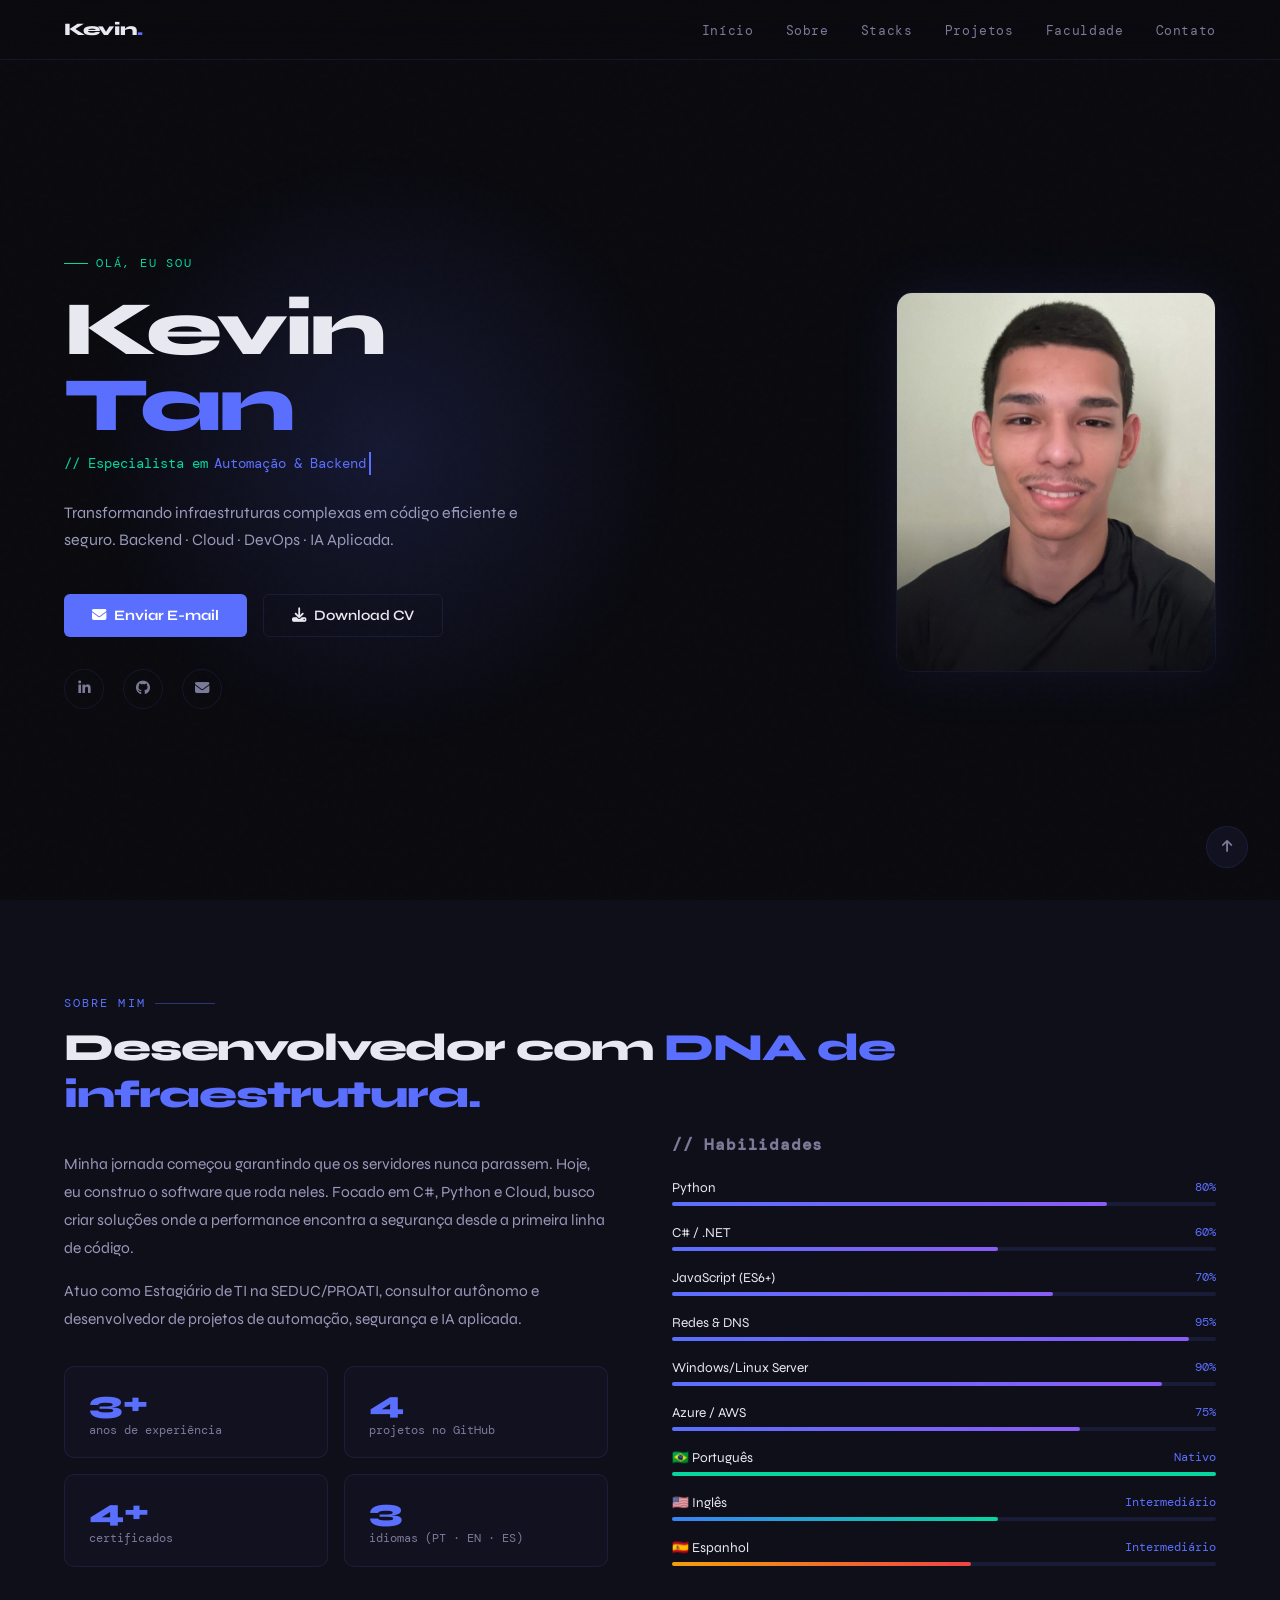
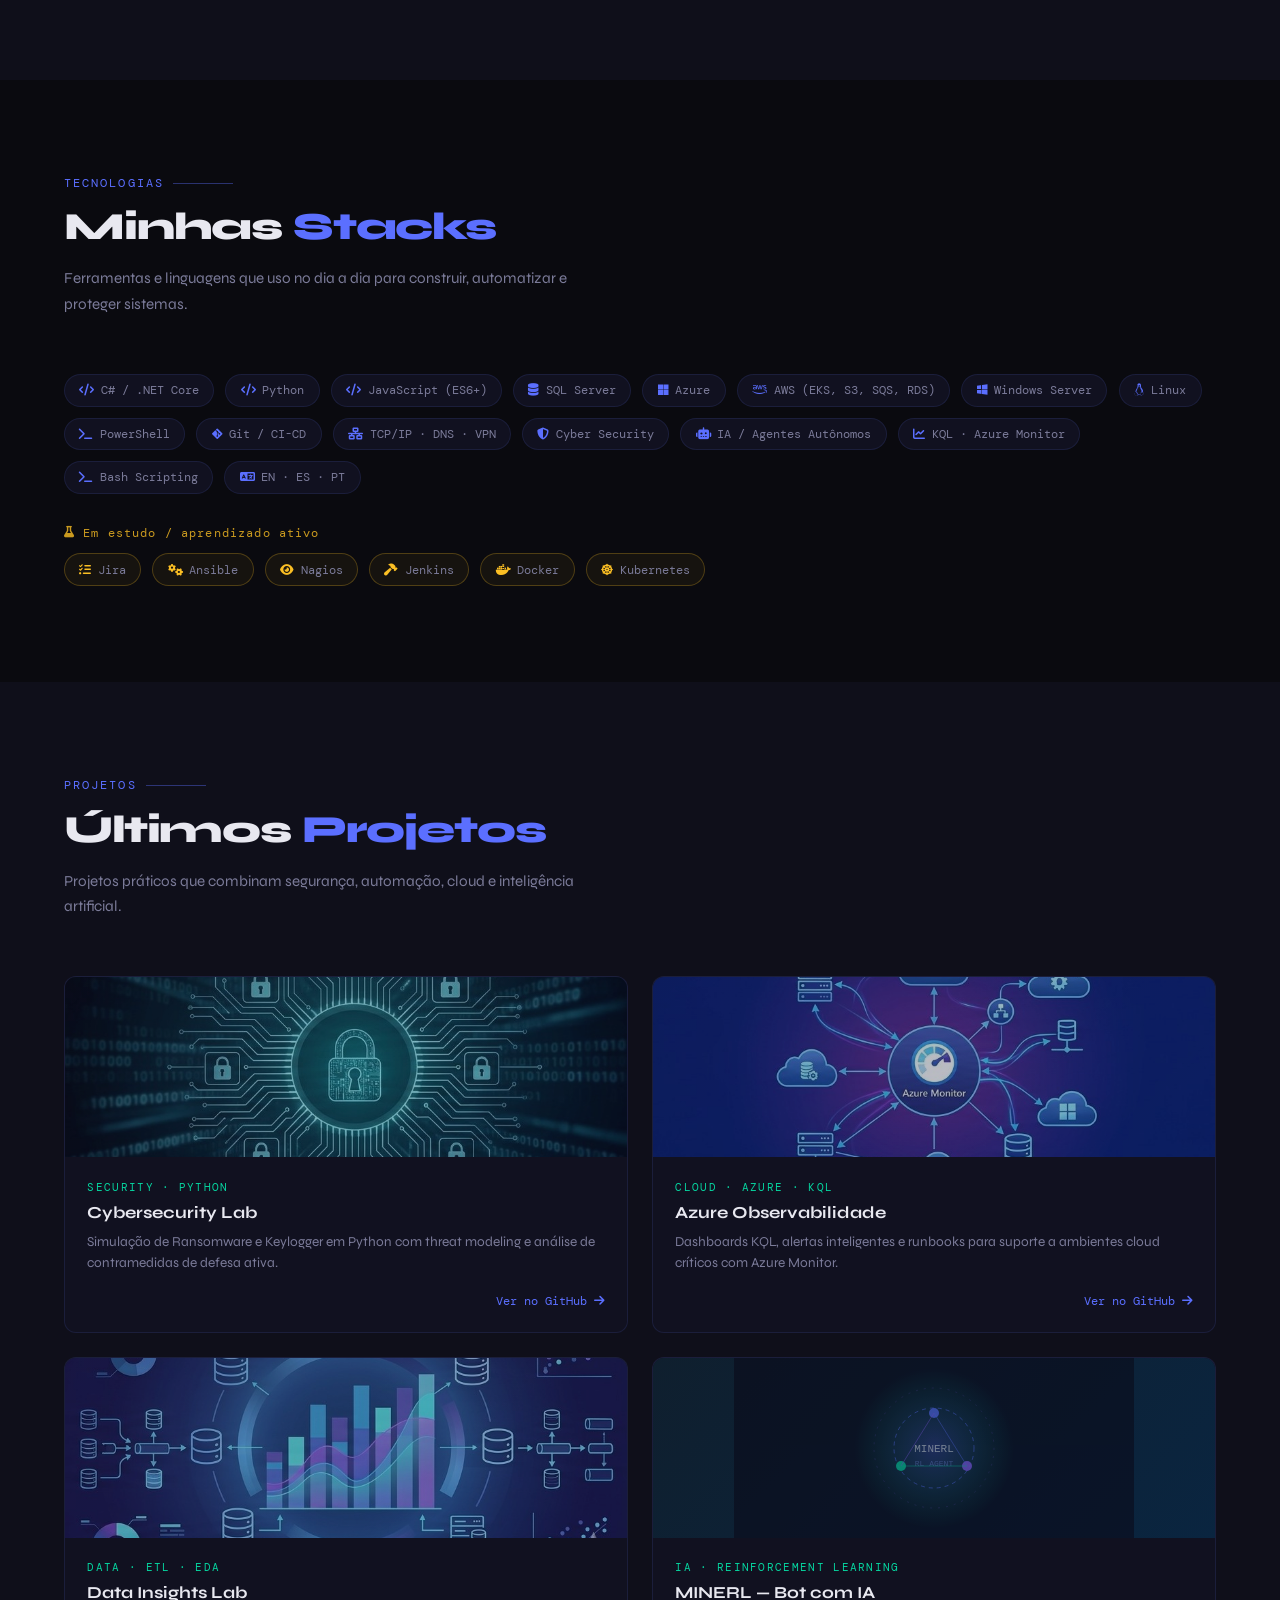
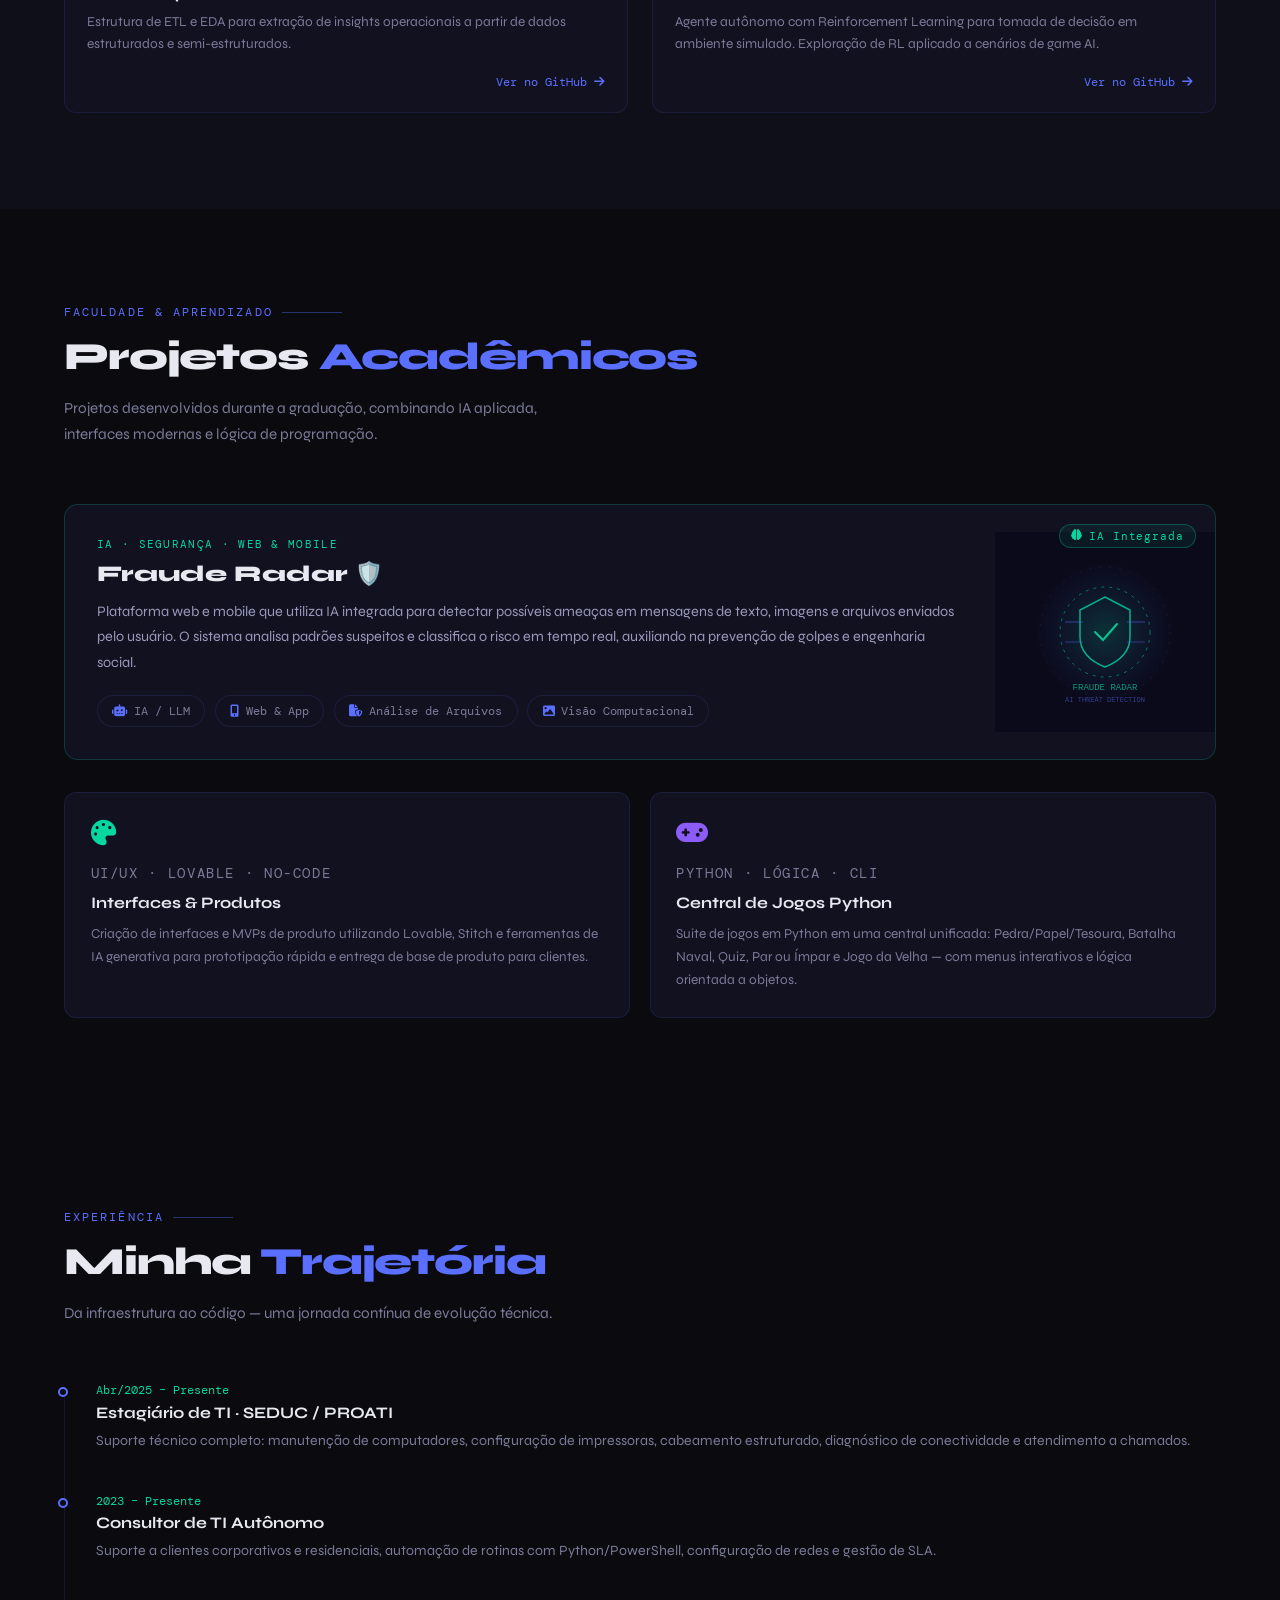
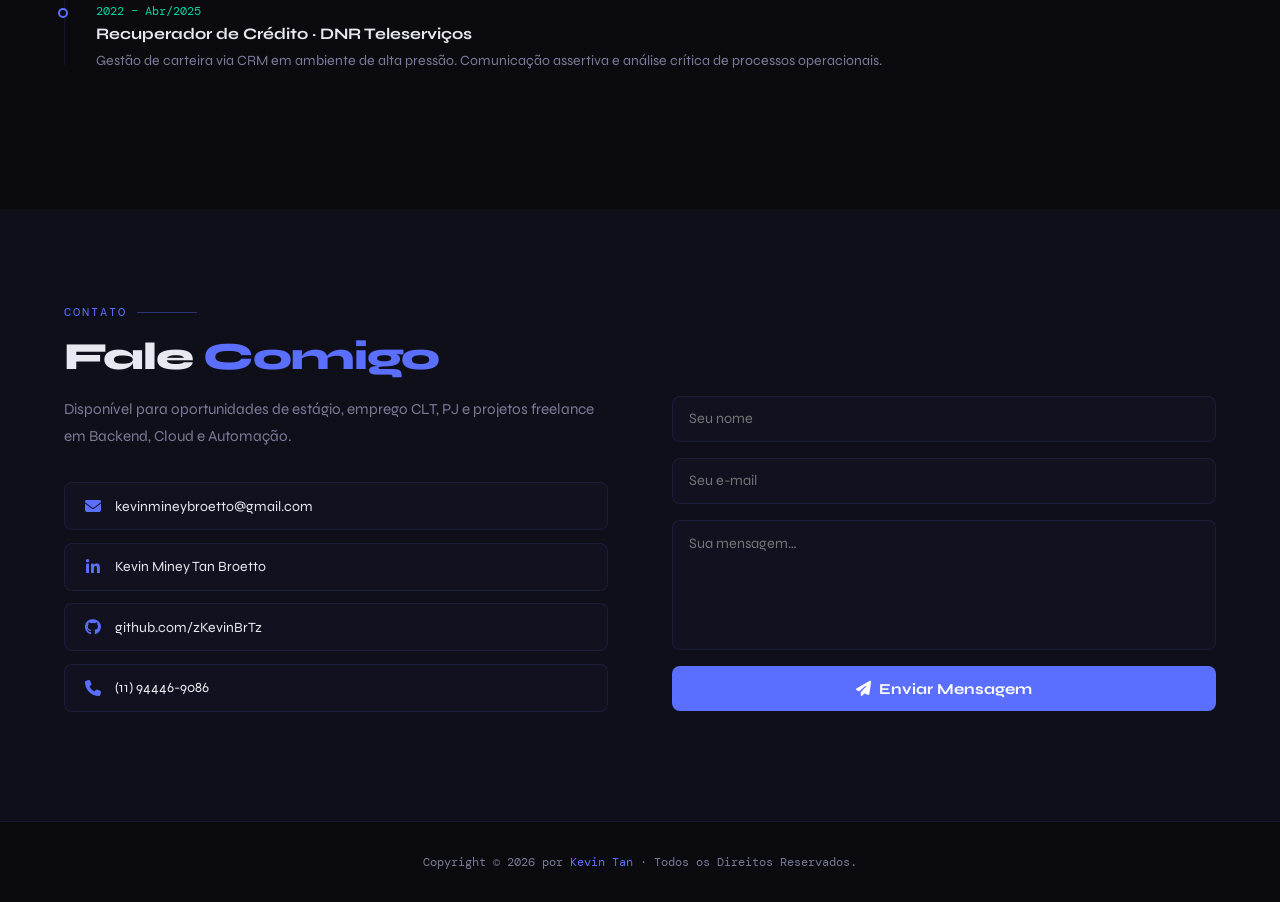
<file: index.html>
<!DOCTYPE html>
<html lang="pt-BR">
<head>
  <meta charset="UTF-8" />
  <meta name="viewport" content="width=device-width, initial-scale=1.0" />
  <meta name="description" content="Portfólio de Kevin Tan — Desenvolvedor Backend especializado em Automação, C#, Python e Cloud." />
  <title>Kevin Tan | Software Developer</title>
  <link rel="preconnect" href="https://fonts.googleapis.com" />
  <link rel="preconnect" href="https://fonts.gstatic.com" crossorigin />
  <link href="https://fonts.googleapis.com/css2?family=Syne:wght@400;600;700;800&family=DM+Mono:wght@300;400;500&display=swap" rel="stylesheet" />
  <link rel="stylesheet" href="https://cdnjs.cloudflare.com/ajax/libs/font-awesome/6.5.0/css/all.min.css" />
  <style>
    :root {
      --bg: #0a0a0f;
      --bg2: #0f0f1a;
      --bg3: #14141f;
      --card: #111120;
      --border: rgba(100, 120, 255, 0.12);
      --accent: #5b6fff;
      --accent2: #8b5cf6;
      --accent3: #06d6a0;
      --text: #e8e8f0;
      --muted: #7b7b99;
      --mono: 'DM Mono', monospace;
      --sans: 'Syne', sans-serif;
    }

    *, *::before, *::after { box-sizing: border-box; margin: 0; padding: 0; }

    html { scroll-behavior: smooth; }

    body {
      font-family: var(--sans);
      background: var(--bg);
      color: var(--text);
      overflow-x: hidden;
    }

    /* ── NOISE OVERLAY ── */
    body::before {
      content: '';
      position: fixed; inset: 0;
      background-image: url("data:image/svg+xml,%3Csvg viewBox='0 0 200 200' xmlns='http://www.w3.org/2000/svg'%3E%3Cfilter id='n'%3E%3CfeTurbulence type='fractalNoise' baseFrequency='0.9' numOctaves='4' stitchTiles='stitch'/%3E%3C/filter%3E%3Crect width='100%25' height='100%25' filter='url(%23n)' opacity='0.03'/%3E%3C/svg%3E");
      pointer-events: none; z-index: 0; opacity: 0.4;
    }

    /* ── NAV ── */
    nav {
      position: fixed; top: 0; left: 0; right: 0; z-index: 100;
      display: flex; align-items: center; justify-content: space-between;
      padding: 1.2rem 5%;
      background: rgba(10,10,15,0.8);
      backdrop-filter: blur(18px);
      border-bottom: 1px solid var(--border);
    }
    .nav-logo {
      font-size: 1.1rem; font-weight: 800; letter-spacing: -0.02em;
      color: var(--text); text-decoration: none;
    }
    .nav-logo span { color: var(--accent); }
    .nav-links { display: flex; gap: 2rem; list-style: none; }
    .nav-links a {
      font-family: var(--mono); font-size: 0.8rem; color: var(--muted);
      text-decoration: none; letter-spacing: 0.05em; transition: color 0.2s;
    }
    .nav-links a:hover { color: var(--accent); }

    /* ── HERO ── */
    #home {
      min-height: 100vh;
      display: flex; align-items: center; justify-content: space-between;
      padding: 8rem 5% 4rem;
      position: relative; overflow: hidden;
    }
    .hero-glow {
      position: absolute; width: 600px; height: 600px; border-radius: 50%;
      background: radial-gradient(circle, rgba(91,111,255,0.15) 0%, transparent 70%);
      top: 50%; left: 30%; transform: translate(-50%,-50%);
      pointer-events: none;
    }
    .hero-content { max-width: 55%; position: relative; z-index: 1; }
    .hero-tag {
      font-family: var(--mono); font-size: 0.75rem; color: var(--accent3);
      letter-spacing: 0.15em; text-transform: uppercase;
      display: flex; align-items: center; gap: 0.5rem; margin-bottom: 1.2rem;
    }
    .hero-tag::before { content: ''; display: block; width: 24px; height: 1px; background: var(--accent3); }
    h1 {
      font-size: clamp(3rem, 6vw, 5.5rem); font-weight: 800;
      line-height: 1.0; letter-spacing: -0.04em; margin-bottom: 0.5rem;
    }
    h1 .accent { color: var(--accent); }
    /* ── TYPEWRITER ── */
    .hero-sub {
      font-family: var(--mono); font-size: 0.9rem; color: var(--muted);
      margin-bottom: 1.5rem; line-height: 1.6;
      display: flex; align-items: center; gap: 0.4rem; flex-wrap: wrap;
    }
    .typewriter-prefix { color: var(--accent3); }
    #typewriter-word {
      color: var(--accent);
      border-right: 2px solid var(--accent);
      padding-right: 3px;
      animation: blink-caret 0.75s step-end infinite;
      white-space: nowrap;
    }
    @keyframes blink-caret {
      from, to { border-color: transparent; }
      50% { border-color: var(--accent); }
    }
    .hero-desc { font-size: 1rem; color: #9999bb; line-height: 1.7; max-width: 480px; margin-bottom: 2.5rem; }
    .hero-actions { display: flex; gap: 1rem; flex-wrap: wrap; margin-bottom: 2rem; }
    .btn-primary {
      display: inline-flex; align-items: center; gap: 0.5rem;
      padding: 0.75rem 1.75rem; border-radius: 6px;
      background: var(--accent); color: #fff; font-family: var(--sans);
      font-weight: 700; font-size: 0.9rem; text-decoration: none;
      transition: background 0.2s, transform 0.15s, box-shadow 0.2s;
      box-shadow: 0 0 0 0 rgba(91,111,255,0);
    }
    .btn-primary:hover {
      background: #7b8fff; transform: translateY(-2px);
      box-shadow: 0 8px 30px rgba(91,111,255,0.35);
    }
    .btn-outline {
      display: inline-flex; align-items: center; gap: 0.5rem;
      padding: 0.75rem 1.75rem; border-radius: 6px;
      border: 1px solid var(--border); color: var(--text);
      font-family: var(--sans); font-weight: 600; font-size: 0.9rem;
      text-decoration: none; background: transparent;
      transition: border-color 0.2s, color 0.2s, transform 0.15s;
    }
    .btn-outline:hover { border-color: var(--accent); color: var(--accent); transform: translateY(-2px); }
    .hero-socials { display: flex; gap: 1.2rem; }
    .hero-socials a {
      width: 40px; height: 40px; border-radius: 50%;
      border: 1px solid var(--border); display: flex; align-items: center; justify-content: center;
      color: var(--muted); font-size: 0.9rem; text-decoration: none;
      transition: border-color 0.2s, color 0.2s, transform 0.2s;
    }
    .hero-socials a:hover { border-color: var(--accent); color: var(--accent); transform: translateY(-3px); }
    .hero-image {
      width: 320px; height: 380px; border-radius: 16px; overflow: hidden;
      position: relative; z-index: 1; flex-shrink: 0;
      border: 1px solid var(--border);
      box-shadow: 0 0 60px rgba(91,111,255,0.1);
    }
    .hero-image img { width: 100%; height: 100%; object-fit: cover; }
    .hero-image::after {
      content: ''; position: absolute; inset: 0;
      background: linear-gradient(180deg, transparent 60%, rgba(10,10,15,0.6));
    }

    /* ── SECTIONS ── */
    section { padding: 6rem 5%; position: relative; }
    .section-label {
      font-family: var(--mono); font-size: 0.72rem; color: var(--accent);
      letter-spacing: 0.18em; text-transform: uppercase;
      display: flex; align-items: center; gap: 0.6rem; margin-bottom: 0.8rem;
    }
    .section-label::after { content: ''; flex: 1; max-width: 60px; height: 1px; background: var(--accent); opacity: 0.4; }
    h2 { font-size: clamp(1.8rem, 3vw, 2.5rem); font-weight: 800; letter-spacing: -0.03em; margin-bottom: 1rem; }
    .section-desc { color: var(--muted); font-size: 0.95rem; line-height: 1.7; max-width: 520px; margin-bottom: 3.5rem; }

    /* ── SOBRE ── */
    #sobre { background: var(--bg2); }
    .sobre-grid {
      display: grid; grid-template-columns: 1fr 1fr; gap: 4rem; align-items: center;
    }
    .sobre-text p { color: #9999bb; line-height: 1.8; margin-bottom: 1rem; font-size: 0.97rem; }
    .sobre-stats {
      display: grid; grid-template-columns: 1fr 1fr; gap: 1rem; margin-top: 2rem;
    }
    .stat-card {
      padding: 1.2rem 1.5rem; border-radius: 10px;
      border: 1px solid var(--border); background: var(--card);
    }
    .stat-num { font-size: 2rem; font-weight: 800; color: var(--accent); line-height: 1; }
    .stat-label { font-family: var(--mono); font-size: 0.72rem; color: var(--muted); margin-top: 0.3rem; }
    .sobre-skills h3 { font-size: 1rem; font-weight: 700; margin-bottom: 1.5rem; color: var(--muted); font-family: var(--mono); letter-spacing: 0.05em; }
    .skill-bar { margin-bottom: 1.1rem; }
    .skill-header { display: flex; justify-content: space-between; margin-bottom: 0.4rem; font-size: 0.85rem; }
    .skill-pct { font-family: var(--mono); font-size: 0.75rem; color: var(--accent); }
    .bar-track { height: 4px; background: var(--border); border-radius: 2px; }
    .bar-fill { height: 100%; border-radius: 2px; background: linear-gradient(90deg, var(--accent), var(--accent2)); }

    /* ── STACKS ── */
    #stacks { }
    .stacks-grid {
      display: flex; flex-wrap: wrap; gap: 0.7rem;
    }
    .stack-tag {
      display: inline-flex; align-items: center; gap: 0.4rem;
      padding: 0.45rem 0.9rem; border-radius: 20px;
      border: 1px solid var(--border); background: var(--card);
      font-family: var(--mono); font-size: 0.78rem; color: var(--muted);
      transition: border-color 0.2s, color 0.2s;
    }
    .stack-tag:hover { border-color: var(--accent); color: var(--text); }
    .stack-tag i { color: var(--accent); font-size: 0.75rem; }
    .stack-study {
      border-color: rgba(251,191,36,0.25) !important;
      background: rgba(251,191,36,0.05) !important;
    }
    .stack-study i { color: #fbbf24 !important; }
    .stack-study:hover { border-color: #fbbf24 !important; color: #fbbf24 !important; }
    .study-label {
      font-family: var(--mono); font-size: 0.72rem; color: #fbbf24;
      letter-spacing: 0.1em; display: flex; align-items: center; gap: 0.5rem;
      margin-top: 2rem; margin-bottom: 0.5rem; opacity: 0.8;
    }

    /* ── PROJETOS ── */
    #projetos { background: var(--bg2); }
    .projects-grid {
      display: grid;
      grid-template-columns: 1fr 1fr;
      gap: 1.5rem;
    }
    .project-card {
      border-radius: 12px; overflow: hidden;
      border: 1px solid var(--border); background: var(--card);
      position: relative; transition: transform 0.25s, box-shadow 0.25s, border-color 0.25s;
      display: flex; flex-direction: column;
    }
    .project-card:hover {
      transform: translateY(-5px);
      box-shadow: 0 20px 50px rgba(0,0,0,0.4);
      border-color: rgba(91,111,255,0.3);
    }
    .project-img {
      height: 180px; overflow: hidden; position: relative;
      background: linear-gradient(135deg, #1a1a2e, #16213e);
    }
    .project-img img { width: 100%; height: 100%; object-fit: cover; opacity: 0.7; transition: opacity 0.3s, transform 0.4s; }
    .project-card:hover .project-img img { opacity: 0.9; transform: scale(1.04); }
    .project-body { padding: 1.4rem; flex: 1; display: flex; flex-direction: column; }
    .project-cat {
      font-family: var(--mono); font-size: 0.68rem; color: var(--accent3);
      letter-spacing: 0.12em; text-transform: uppercase; margin-bottom: 0.5rem;
    }
    .project-title { font-size: 1.05rem; font-weight: 700; margin-bottom: 0.5rem; }
    .project-desc { font-size: 0.85rem; color: var(--muted); line-height: 1.6; flex: 1; }
    .project-footer { display: flex; justify-content: flex-end; margin-top: 1.2rem; }
    .project-link {
      font-family: var(--mono); font-size: 0.75rem; color: var(--accent);
      text-decoration: none; display: flex; align-items: center; gap: 0.4rem;
      transition: gap 0.2s;
    }
    .project-link:hover { gap: 0.7rem; }

    /* NEW badge */
    .badge-new {
      position: absolute; top: 10px; right: 10px;
      background: var(--accent3); color: #000;
      font-family: var(--mono); font-size: 0.65rem; font-weight: 500;
      padding: 0.2rem 0.55rem; border-radius: 20px; letter-spacing: 0.08em;
    }

    /* ── TRAJETÓRIA ── */
    #trajetoria { }
    .timeline { position: relative; padding-left: 2rem; }
    .timeline::before {
      content: ''; position: absolute; left: 0; top: 8px; bottom: 8px;
      width: 1px; background: var(--border);
    }
    .tl-item { position: relative; margin-bottom: 2.5rem; }
    .tl-dot {
      position: absolute; left: -2.35rem; top: 5px;
      width: 10px; height: 10px; border-radius: 50%;
      border: 2px solid var(--accent); background: var(--bg);
    }
    .tl-meta { font-family: var(--mono); font-size: 0.75rem; color: var(--accent3); margin-bottom: 0.3rem; }
    .tl-title { font-weight: 700; font-size: 1rem; margin-bottom: 0.4rem; }
    .tl-desc { font-size: 0.88rem; color: var(--muted); line-height: 1.7; }

    /* ── CONTATO ── */
    #contato { background: var(--bg2); }
    .contact-wrap { display: grid; grid-template-columns: 1fr 1fr; gap: 4rem; align-items: start; }
    .contact-info p { color: var(--muted); font-size: 0.95rem; line-height: 1.8; margin-bottom: 2rem; }
    .contact-item {
      display: flex; align-items: center; gap: 0.8rem;
      padding: 0.9rem 1.2rem; border-radius: 8px;
      border: 1px solid var(--border); background: var(--card); margin-bottom: 0.8rem;
      text-decoration: none; color: var(--text);
      transition: border-color 0.2s, transform 0.2s;
    }
    .contact-item:hover { border-color: var(--accent); transform: translateX(4px); }
    .contact-item i { color: var(--accent); width: 18px; text-align: center; }
    .contact-item span { font-size: 0.88rem; }
    .contact-form { display: flex; flex-direction: column; gap: 1rem; }
    .contact-form input, .contact-form textarea {
      padding: 0.85rem 1rem; border-radius: 8px;
      border: 1px solid var(--border); background: var(--card);
      color: var(--text); font-family: var(--sans); font-size: 0.9rem;
      outline: none; transition: border-color 0.2s;
      resize: none;
    }
    .contact-form input:focus, .contact-form textarea:focus { border-color: var(--accent); }
    .contact-form textarea { height: 130px; }
    .contact-form button {
      padding: 0.85rem; border-radius: 8px; border: none;
      background: var(--accent); color: #fff; font-family: var(--sans);
      font-weight: 700; font-size: 0.95rem; cursor: pointer;
      transition: background 0.2s, transform 0.15s;
    }
    .contact-form button:hover { background: #7b8fff; transform: translateY(-2px); }

    /* ── FOOTER ── */
    footer {
      text-align: center; padding: 2rem;
      font-family: var(--mono); font-size: 0.75rem; color: var(--muted);
      border-top: 1px solid var(--border);
    }
    footer a { color: var(--accent); text-decoration: none; }

    /* ── PROJETOS FACULDADE ── */
    #projetos-faculdade { }
    .facul-highlight {
      position: relative; border-radius: 14px; overflow: hidden;
      border: 1px solid rgba(6,214,160,0.2); background: var(--card);
      margin-bottom: 2rem;
    }
    .facul-highlight-badge {
      position: absolute; top: 1.2rem; right: 1.2rem;
      font-family: var(--mono); font-size: 0.68rem; color: #06d6a0;
      border: 1px solid rgba(6,214,160,0.3); background: rgba(6,214,160,0.08);
      padding: 0.25rem 0.7rem; border-radius: 20px; letter-spacing: 0.08em;
      display: flex; align-items: center; gap: 0.4rem;
    }
    .facul-highlight-content {
      display: grid; grid-template-columns: 1fr 220px; align-items: center;
    }
    .facul-highlight-text { padding: 2rem 2rem 2rem 2rem; }
    .facul-highlight-visual { height: 200px; }
    .facul-grid {
      display: grid; grid-template-columns: 1fr 1fr; gap: 1.2rem;
    }
    .facul-card {
      padding: 1.6rem; border-radius: 12px;
      border: 1px solid var(--border); background: var(--card);
      transition: border-color 0.25s, transform 0.2s;
    }
    .facul-card:hover { border-color: rgba(91,111,255,0.3); transform: translateY(-3px); }
    .facul-icon { font-size: 1.6rem; color: var(--accent3); margin-bottom: 0.8rem; }
    .facul-card h4 { font-size: 1rem; font-weight: 700; margin: 0.3rem 0 0.6rem; }
    .facul-card p { font-size: 0.85rem; color: var(--muted); line-height: 1.7; }
    @media (max-width: 900px) {
      .facul-highlight-content { grid-template-columns: 1fr; }
      .facul-highlight-visual { display: none; }
      .facul-grid { grid-template-columns: 1fr; }
    }

    /* ── SCROLL UP ── */
    .scroll-up {
      position: fixed; bottom: 2rem; right: 2rem; z-index: 99;
      width: 42px; height: 42px; border-radius: 50%;
      border: 1px solid var(--border); background: var(--card);
      color: var(--muted); display: flex; align-items: center; justify-content: center;
      text-decoration: none; font-size: 0.85rem;
      transition: border-color 0.2s, color 0.2s;
    }
    .scroll-up:hover { border-color: var(--accent); color: var(--accent); }

    /* ── RESPONSIVE ── */
    @media (max-width: 900px) {
      #home { flex-direction: column; text-align: center; padding-top: 6rem; }
      .hero-content { max-width: 100%; }
      .hero-desc { max-width: 100%; margin-inline: auto; }
      .hero-actions { justify-content: center; }
      .hero-socials { justify-content: center; }
      .hero-image { width: 260px; height: 300px; margin-top: 2rem; }
      .sobre-grid { grid-template-columns: 1fr; gap: 2rem; }
      .projects-grid { grid-template-columns: 1fr; }
      .contact-wrap { grid-template-columns: 1fr; gap: 2rem; }
      .nav-links { display: none; }
    }
  </style>
</head>
<body>

<!-- NAV -->
<nav>
  <a href="#home" class="nav-logo">Kevin<span>.</span></a>
  <ul class="nav-links">
    <li><a href="#home">Início</a></li>
    <li><a href="#sobre">Sobre</a></li>
    <li><a href="#stacks">Stacks</a></li>
    <li><a href="#projetos">Projetos</a></li>
    <li><a href="#projetos-faculdade">Faculdade</a></li>
    <li><a href="#contato">Contato</a></li>
  </ul>
</nav>

<!-- HERO -->
<section id="home">
  <div class="hero-glow"></div>
  <div class="hero-content">
    <p class="hero-tag">Olá, eu sou</p>
    <h1>Kevin<br><span class="accent">Tan</span></h1>
    <p class="hero-sub">
      <span class="typewriter-prefix">// Especialista em</span>
      <span id="typewriter-word"></span>
    </p>
    <p class="hero-desc">
      Transformando infraestruturas complexas em código eficiente e seguro.
      Backend · Cloud · DevOps · IA Aplicada.
    </p>
    <div class="hero-actions">
      <!-- BOTÃO EMAIL CORRIGIDO -->
      <a href="mailto:kevinmineybroetto@gmail.com" class="btn-primary">
        <i class="fas fa-envelope"></i> Enviar E-mail
      </a>
      <!-- BOTÃO DOWNLOAD CV com o PDF novo -->
      <a href="assets/Kevin_Tan_Cloud.pdf?v=2"
   download="Kevin_Tan_Cloud.pdf"
   class="btn-outline">
        <i class="fas fa-download"></i> Download CV
      </a>
    </div>
    <div class="hero-socials">
      <a href="https://linkedin.com/in/kevin-miney-tan-broetto-10b07b2ab" target="_blank" title="LinkedIn">
        <i class="fab fa-linkedin-in"></i>
      </a>
      <a href="https://github.com/zKevinBrTz" target="_blank" title="GitHub">
        <i class="fab fa-github"></i>
      </a>
      <a href="mailto:kevinmineybroetto@gmail.com" title="E-mail">
        <i class="fas fa-envelope"></i>
      </a>
    </div>
  </div>
  <div class="hero-image">
    <img src="https://zkevinbrtz.github.io/meu-portifolio/images/eu.jpeg" alt="Kevin Tan" />
  </div>
</section>

<!-- SOBRE -->
<section id="sobre">
  <div class="section-label">Sobre Mim</div>
  <h2>Desenvolvedor com <span style="color:var(--accent)">DNA de infraestrutura.</span></h2>
  <div class="sobre-grid">
    <div class="sobre-text">
      <p>Minha jornada começou garantindo que os servidores nunca parassem. Hoje, eu construo o software que roda neles. Focado em C#, Python e Cloud, busco criar soluções onde a performance encontra a segurança desde a primeira linha de código.</p>
      <p>Atuo como Estagiário de TI na SEDUC/PROATI, consultor autônomo e desenvolvedor de projetos de automação, segurança e IA aplicada.</p>
      <div class="sobre-stats">
        <div class="stat-card"><div class="stat-num">3+</div><div class="stat-label">anos de experiência</div></div>
        <div class="stat-card"><div class="stat-num">4</div><div class="stat-label">projetos no GitHub</div></div>
        <div class="stat-card"><div class="stat-num">4+</div><div class="stat-label">certificados</div></div>
        <div class="stat-card"><div class="stat-num">3</div><div class="stat-label">idiomas (PT · EN · ES)</div></div>
      </div>
    </div>
    <div class="sobre-skills">
      <h3>// Habilidades</h3>
      <div class="skill-bar">
        <div class="skill-header"><span>Python</span><span class="skill-pct">80%</span></div>
        <div class="bar-track"><div class="bar-fill" style="width:80%"></div></div>
      </div>
      <div class="skill-bar">
        <div class="skill-header"><span>C# / .NET</span><span class="skill-pct">60%</span></div>
        <div class="bar-track"><div class="bar-fill" style="width:60%"></div></div>
      </div>
      <div class="skill-bar">
        <div class="skill-header"><span>JavaScript (ES6+)</span><span class="skill-pct">70%</span></div>
        <div class="bar-track"><div class="bar-fill" style="width:70%"></div></div>
      </div>
      <div class="skill-bar">
        <div class="skill-header"><span>Redes & DNS</span><span class="skill-pct">95%</span></div>
        <div class="bar-track"><div class="bar-fill" style="width:95%"></div></div>
      </div>
      <div class="skill-bar">
        <div class="skill-header"><span>Windows/Linux Server</span><span class="skill-pct">90%</span></div>
        <div class="bar-track"><div class="bar-fill" style="width:90%"></div></div>
      </div>
      <div class="skill-bar">
        <div class="skill-header"><span>Azure / AWS</span><span class="skill-pct">75%</span></div>
        <div class="bar-track"><div class="bar-fill" style="width:75%"></div></div>
      </div>
      <div class="skill-bar">
        <div class="skill-header"><span>🇧🇷 Português</span><span class="skill-pct">Nativo</span></div>
        <div class="bar-track"><div class="bar-fill" style="width:100%;background:var(--accent3)"></div></div>
      </div>
      <div class="skill-bar">
        <div class="skill-header"><span>🇺🇸 Inglês</span><span class="skill-pct">Intermediário</span></div>
        <div class="bar-track"><div class="bar-fill" style="width:60%;background:linear-gradient(90deg,#3b82f6,#06d6a0)"></div></div>
      </div>
      <div class="skill-bar">
        <div class="skill-header"><span>🇪🇸 Espanhol</span><span class="skill-pct">Intermediário</span></div>
        <div class="bar-track"><div class="bar-fill" style="width:55%;background:linear-gradient(90deg,#f59e0b,#ef4444)"></div></div>
      </div>
    </div>
  </div>
</section>

<!-- STACKS -->
<section id="stacks">
  <div class="section-label">Tecnologias</div>
  <h2>Minhas <span style="color:var(--accent)">Stacks</span></h2>
  <p class="section-desc">Ferramentas e linguagens que uso no dia a dia para construir, automatizar e proteger sistemas.</p>
  <div class="stacks-grid">
    <span class="stack-tag"><i class="fas fa-code"></i> C# / .NET Core</span>
    <span class="stack-tag"><i class="fas fa-code"></i> Python</span>
    <span class="stack-tag"><i class="fas fa-code"></i> JavaScript (ES6+)</span>
    <span class="stack-tag"><i class="fas fa-database"></i> SQL Server</span>
    <span class="stack-tag"><i class="fab fa-microsoft"></i> Azure</span>
    <span class="stack-tag"><i class="fab fa-aws"></i> AWS (EKS, S3, SQS, RDS)</span>
    <span class="stack-tag"><i class="fab fa-windows"></i> Windows Server</span>
    <span class="stack-tag"><i class="fab fa-linux"></i> Linux</span>
    <span class="stack-tag"><i class="fas fa-terminal"></i> PowerShell</span>
    <span class="stack-tag"><i class="fab fa-git-alt"></i> Git / CI-CD</span>
    <span class="stack-tag"><i class="fas fa-network-wired"></i> TCP/IP · DNS · VPN</span>
    <span class="stack-tag"><i class="fas fa-shield-alt"></i> Cyber Security</span>
    <span class="stack-tag"><i class="fas fa-robot"></i> IA / Agentes Autônomos</span>
    <span class="stack-tag"><i class="fas fa-chart-line"></i> KQL · Azure Monitor</span>
    <span class="stack-tag"><i class="fas fa-terminal"></i> Bash Scripting</span>
    <span class="stack-tag"><i class="fas fa-language"></i> EN · ES · PT</span>
  </div>

  <!-- EM ESTUDO -->
  <div class="study-label">
    <i class="fas fa-flask"></i> Em estudo / aprendizado ativo
  </div>
  <div class="stacks-grid" style="margin-top:0.8rem;">
    <span class="stack-tag stack-study"><i class="fas fa-tasks"></i> Jira</span>
    <span class="stack-tag stack-study"><i class="fas fa-cogs"></i> Ansible</span>
    <span class="stack-tag stack-study"><i class="fas fa-eye"></i> Nagios</span>
    <span class="stack-tag stack-study"><i class="fas fa-hammer"></i> Jenkins</span>
    <span class="stack-tag stack-study"><i class="fab fa-docker"></i> Docker</span>
    <span class="stack-tag stack-study"><i class="fas fa-dharmachakra"></i> Kubernetes</span>
  </div>

</section>

<!-- PROJETOS — GRID 2x2 -->
<section id="projetos">
  <div class="section-label">Projetos</div>
  <h2>Últimos <span style="color:var(--accent)">Projetos</span></h2>
  <p class="section-desc">Projetos práticos que combinam segurança, automação, cloud e inteligência artificial.</p>

  <div class="projects-grid">

    <!-- Linha 1, Col 1 -->
    <div class="project-card">
      <div class="project-img">
        <img src="https://zkevinbrtz.github.io/meu-portifolio/images/projeto-cybersecurity.jpg" alt="Cybersecurity Lab" />
      </div>
      <div class="project-body">
        <p class="project-cat">Security · Python</p>
        <h3 class="project-title">Cybersecurity Lab</h3>
        <p class="project-desc">Simulação de Ransomware e Keylogger em Python com threat modeling e análise de contramedidas de defesa ativa.</p>
        <div class="project-footer">
          <a class="project-link" href="https://github.com/zKevinBrTz/PROJETO-FINAL-CIBERSECURITY" target="_blank">
            Ver no GitHub <i class="fas fa-arrow-right"></i>
          </a>
        </div>
      </div>
    </div>

    <!-- Linha 1, Col 2 -->
    <div class="project-card">
      <div class="project-img">
        <img src="https://zkevinbrtz.github.io/meu-portifolio/images/projeto-observability.jpg" alt="Azure Observabilidade" />
      </div>
      <div class="project-body">
        <p class="project-cat">Cloud · Azure · KQL</p>
        <h3 class="project-title">Azure Observabilidade</h3>
        <p class="project-desc">Dashboards KQL, alertas inteligentes e runbooks para suporte a ambientes cloud críticos com Azure Monitor.</p>
        <div class="project-footer">
          <a class="project-link" href="https://github.com/zKevinBrTz/proj-DIO-Monitor" target="_blank">
            Ver no GitHub <i class="fas fa-arrow-right"></i>
          </a>
        </div>
      </div>
    </div>

    <!-- Linha 2, Col 1 -->
    <div class="project-card">
      <div class="project-img">
        <img src="https://zkevinbrtz.github.io/meu-portifolio/images/projeto-datainsights.jpg" alt="Data Insights Lab" />
      </div>
      <div class="project-body">
        <p class="project-cat">Data · ETL · EDA</p>
        <h3 class="project-title">Data Insights Lab</h3>
        <p class="project-desc">Estrutura de ETL e EDA para extração de insights operacionais a partir de dados estruturados e semi-estruturados.</p>
        <div class="project-footer">
          <a class="project-link" href="https://github.com/zKevinBrTz/analise-de-dados" target="_blank">
            Ver no GitHub <i class="fas fa-arrow-right"></i>
          </a>
        </div>
      </div>
    </div>

    <!-- Linha 2, Col 2 — NOVO PROJETO -->
    <div class="project-card">
      <span class="badge-new">NOVO</span>
      <div class="project-img" style="background: linear-gradient(135deg, #0f1f2e, #0a2540);">
        <!-- Placeholder visual para o projeto de IA -->
        <svg viewBox="0 0 400 180" xmlns="http://www.w3.org/2000/svg" style="width:100%;height:100%;opacity:0.6">
          <defs>
            <radialGradient id="rg" cx="50%" cy="50%" r="50%">
              <stop offset="0%" stop-color="#5b6fff" stop-opacity="0.4"/>
              <stop offset="100%" stop-color="#06d6a0" stop-opacity="0"/>
            </radialGradient>
          </defs>
          <rect width="400" height="180" fill="#0a0a1a"/>
          <circle cx="200" cy="90" r="80" fill="url(#rg)"/>
          <circle cx="200" cy="90" r="40" fill="none" stroke="#5b6fff" stroke-width="1" stroke-dasharray="4 4" opacity="0.6"/>
          <circle cx="200" cy="90" r="60" fill="none" stroke="#8b5cf6" stroke-width="0.5" stroke-dasharray="2 6" opacity="0.4"/>
          <circle cx="200" cy="55" r="5" fill="#5b6fff" opacity="0.9"/>
          <circle cx="233" cy="108" r="5" fill="#8b5cf6" opacity="0.9"/>
          <circle cx="167" cy="108" r="5" fill="#06d6a0" opacity="0.9"/>
          <line x1="200" y1="55" x2="233" y2="108" stroke="#5b6fff" stroke-width="1" opacity="0.5"/>
          <line x1="200" y1="55" x2="167" y2="108" stroke="#8b5cf6" stroke-width="1" opacity="0.5"/>
          <line x1="233" y1="108" x2="167" y2="108" stroke="#06d6a0" stroke-width="1" opacity="0.5"/>
          <text x="200" y="94" text-anchor="middle" fill="#fff" font-size="11" font-family="monospace" opacity="0.7">MINERL</text>
          <text x="200" y="108" text-anchor="middle" fill="#8b9fff" font-size="8" font-family="monospace" opacity="0.5">RL AGENT</text>
        </svg>
      </div>
      <div class="project-body">
        <p class="project-cat">IA · Reinforcement Learning</p>
        <h3 class="project-title">MINERL — Bot com IA</h3>
        <p class="project-desc">Agente autônomo com Reinforcement Learning para tomada de decisão em ambiente simulado. Exploração de RL aplicado a cenários de game AI.</p>
        <div class="project-footer">
          <a class="project-link" href="https://github.com/zKevinBrTz" target="_blank">
            Ver no GitHub <i class="fas fa-arrow-right"></i>
          </a>
        </div>
      </div>
    </div>

  </div>
</section>

<!-- PROJETOS DA FACULDADE -->
<section id="projetos-faculdade">
  <div class="section-label">Faculdade & Aprendizado</div>
  <h2>Projetos <span style="color:var(--accent)">Acadêmicos</span></h2>
  <p class="section-desc">Projetos desenvolvidos durante a graduação, combinando IA aplicada, interfaces modernas e lógica de programação.</p>

  <!-- FRAUDE RADAR — destaque -->
  <div class="facul-highlight">
    <div class="facul-highlight-badge"><i class="fas fa-brain"></i> IA Integrada</div>
    <div class="facul-highlight-content">
      <div class="facul-highlight-text">
        <p class="project-cat" style="margin-bottom:0.6rem;">IA · Segurança · Web & Mobile</p>
        <h3 style="font-size:1.4rem;font-weight:800;margin-bottom:0.7rem;">
          Fraude Radar <span style="color:var(--accent3)">🛡️</span>
        </h3>
        <p style="color:#9999bb;line-height:1.8;font-size:0.9rem;margin-bottom:1.2rem;">
          Plataforma web e mobile que utiliza IA integrada para detectar possíveis ameaças em mensagens de texto, imagens e arquivos enviados pelo usuário. O sistema analisa padrões suspeitos e classifica o risco em tempo real, auxiliando na prevenção de golpes e engenharia social.
        </p>
        <div style="display:flex;gap:0.6rem;flex-wrap:wrap;">
          <span class="stack-tag" style="font-size:0.72rem;"><i class="fas fa-robot"></i> IA / LLM</span>
          <span class="stack-tag" style="font-size:0.72rem;"><i class="fas fa-mobile-alt"></i> Web & App</span>
          <span class="stack-tag" style="font-size:0.72rem;"><i class="fas fa-file-shield"></i> Análise de Arquivos</span>
          <span class="stack-tag" style="font-size:0.72rem;"><i class="fas fa-image"></i> Visão Computacional</span>
        </div>
      </div>
      <div class="facul-highlight-visual">
        <svg viewBox="0 0 220 200" xmlns="http://www.w3.org/2000/svg" style="width:100%;height:100%;">
          <defs>
            <radialGradient id="rg2" cx="50%" cy="50%" r="50%">
              <stop offset="0%" stop-color="#06d6a0" stop-opacity="0.2"/>
              <stop offset="100%" stop-color="#5b6fff" stop-opacity="0"/>
            </radialGradient>
          </defs>
          <rect width="220" height="200" fill="#0a0a1a"/>
          <circle cx="110" cy="100" r="70" fill="url(#rg2)"/>
          <circle cx="110" cy="100" r="45" fill="none" stroke="#06d6a0" stroke-width="1" stroke-dasharray="3 5" opacity="0.5"/>
          <circle cx="110" cy="100" r="65" fill="none" stroke="#5b6fff" stroke-width="0.5" stroke-dasharray="2 8" opacity="0.3"/>
          <!-- shield -->
          <path d="M110 65 L135 78 L135 105 Q135 125 110 135 Q85 125 85 105 L85 78 Z" fill="none" stroke="#06d6a0" stroke-width="1.5" opacity="0.8"/>
          <path d="M100 100 L108 108 L122 92" fill="none" stroke="#06d6a0" stroke-width="2" stroke-linecap="round" opacity="0.9"/>
          <!-- scanning lines -->
          <line x1="70" y1="90" x2="88" y2="90" stroke="#5b6fff" stroke-width="1" opacity="0.5"/>
          <line x1="132" y1="90" x2="150" y2="90" stroke="#5b6fff" stroke-width="1" opacity="0.5"/>
          <line x1="70" y1="110" x2="88" y2="110" stroke="#5b6fff" stroke-width="1" opacity="0.4"/>
          <line x1="132" y1="110" x2="150" y2="110" stroke="#5b6fff" stroke-width="1" opacity="0.4"/>
          <text x="110" y="158" text-anchor="middle" fill="#06d6a0" font-size="9" font-family="monospace" opacity="0.7">FRAUDE RADAR</text>
          <text x="110" y="170" text-anchor="middle" fill="#5b6fff" font-size="7" font-family="monospace" opacity="0.5">AI THREAT DETECTION</text>
        </svg>
      </div>
    </div>
  </div>

  <!-- GRID de outros projetos acadêmicos -->
  <div class="facul-grid">

    <div class="facul-card">
      <div class="facul-icon"><i class="fas fa-palette"></i></div>
      <p class="project-cat">UI/UX · Lovable · No-Code</p>
      <h4>Interfaces & Produtos</h4>
      <p>Criação de interfaces e MVPs de produto utilizando Lovable, Stitch e ferramentas de IA generativa para prototipação rápida e entrega de base de produto para clientes.</p>
    </div>

    <div class="facul-card">
      <div class="facul-icon" style="color:var(--accent2)"><i class="fas fa-gamepad"></i></div>
      <p class="project-cat">Python · Lógica · CLI</p>
      <h4>Central de Jogos Python</h4>
      <p>Suite de jogos em Python em uma central unificada: Pedra/Papel/Tesoura, Batalha Naval, Quiz, Par ou Ímpar e Jogo da Velha — com menus interativos e lógica orientada a objetos.</p>
    </div>

  </div>
</section>
<section id="trajetoria">
  <div class="section-label">Experiência</div>
  <h2>Minha <span style="color:var(--accent)">Trajetória</span></h2>
  <p class="section-desc">Da infraestrutura ao código — uma jornada contínua de evolução técnica.</p>
  <div class="timeline">
    <div class="tl-item">
      <div class="tl-dot"></div>
      <p class="tl-meta">Abr/2025 – Presente</p>
      <p class="tl-title">Estagiário de TI · SEDUC / PROATI</p>
      <p class="tl-desc">Suporte técnico completo: manutenção de computadores, configuração de impressoras, cabeamento estruturado, diagnóstico de conectividade e atendimento a chamados.</p>
    </div>
    <div class="tl-item">
      <div class="tl-dot"></div>
      <p class="tl-meta">2023 – Presente</p>
      <p class="tl-title">Consultor de TI Autônomo</p>
      <p class="tl-desc">Suporte a clientes corporativos e residenciais, automação de rotinas com Python/PowerShell, configuração de redes e gestão de SLA.</p>
    </div>
    <div class="tl-item">
      <div class="tl-dot"></div>
      <p class="tl-meta">2022 – Abr/2025</p>
      <p class="tl-title">Recuperador de Crédito · DNR Teleserviços</p>
      <p class="tl-desc">Gestão de carteira via CRM em ambiente de alta pressão. Comunicação assertiva e análise crítica de processos operacionais.</p>
    </div>
  </div>
</section>

<!-- CONTATO -->
<section id="contato">
  <div class="section-label">Contato</div>
  <h2>Fale <span style="color:var(--accent)">Comigo</span></h2>
  <div class="contact-wrap">
    <div class="contact-info">
      <p>Disponível para oportunidades de estágio, emprego CLT, PJ e projetos freelance em Backend, Cloud e Automação.</p>
      <!-- EMAIL CORRIGIDO -->
      <a href="mailto:kevinmineybroetto@gmail.com" class="contact-item">
        <i class="fas fa-envelope"></i>
        <span>kevinmineybroetto@gmail.com</span>
      </a>
      <a href="https://linkedin.com/in/kevin-miney-tan-broetto-10b07b2ab" target="_blank" class="contact-item">
        <i class="fab fa-linkedin-in"></i>
        <span>Kevin Miney Tan Broetto</span>
      </a>
      <a href="https://github.com/zKevinBrTz" target="_blank" class="contact-item">
        <i class="fab fa-github"></i>
        <span>github.com/zKevinBrTz</span>
      </a>
      <a href="tel:+5511944469086" class="contact-item">
        <i class="fas fa-phone"></i>
        <span>(11) 94446-9086</span>
      </a>
    </div>
    <form class="contact-form" onsubmit="handleForm(event)">
      <input type="text" placeholder="Seu nome" required />
      <input type="email" placeholder="Seu e-mail" required />
      <textarea placeholder="Sua mensagem…" required></textarea>
      <button type="submit"><i class="fas fa-paper-plane"></i> &nbsp;Enviar Mensagem</button>
    </form>
  </div>
</section>

<!-- FOOTER -->
<footer>
  <p>Copyright © 2026 por <a href="#home">Kevin Tan</a> · Todos os Direitos Reservados.</p>
</footer>

<a href="#home" class="scroll-up" title="Voltar ao topo"><i class="fas fa-arrow-up"></i></a>

<script>
  // ── TYPEWRITER ──
  const words = [
    'Automação & Backend',
    'Cloud & DevOps',
    'Segurança Ofensiva',
    'Infraestrutura como Código',
    'Observabilidade Azure',
    'IA Aplicada'
  ];
  let wi = 0, ci = 0, deleting = false;
  const el = document.getElementById('typewriter-word');
  function type() {
    const word = words[wi];
    if (!deleting) {
      el.textContent = word.slice(0, ++ci);
      if (ci === word.length) { deleting = true; setTimeout(type, 1800); return; }
      setTimeout(type, 75);
    } else {
      el.textContent = word.slice(0, --ci);
      if (ci === 0) { deleting = false; wi = (wi + 1) % words.length; setTimeout(type, 400); return; }
      setTimeout(type, 40);
    }
  }
  type();

  function handleForm(e) {
    e.preventDefault();
    const form = e.target;
    const email = form.querySelector('input[type="email"]').value;
    const name = form.querySelector('input[type="text"]').value;
    const msg = form.querySelector('textarea').value;
    window.location.href = `mailto:kevinmineybroetto@gmail.com?subject=Contato pelo portfólio — ${encodeURIComponent(name)}&body=${encodeURIComponent(msg)}%0A%0ADe: ${encodeURIComponent(email)}`;
  }
</script>

</body>
</html>
</file>
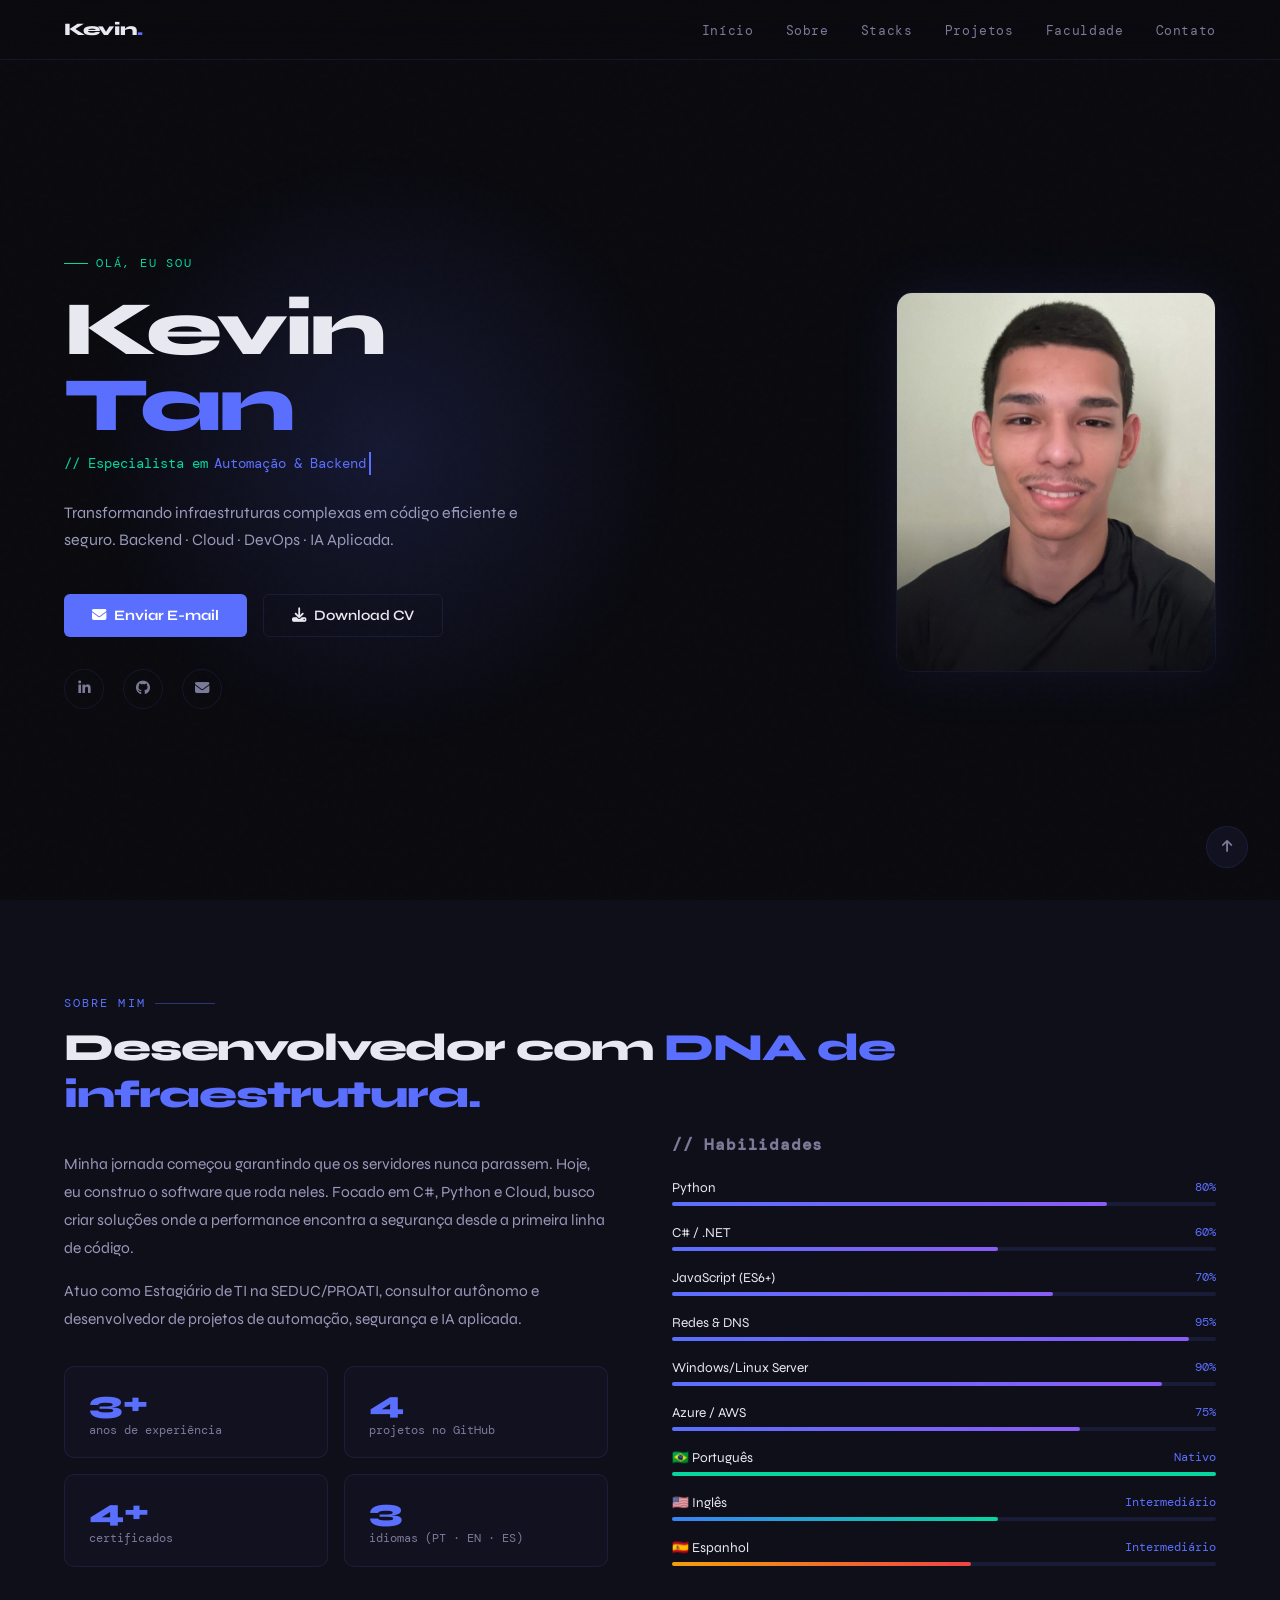
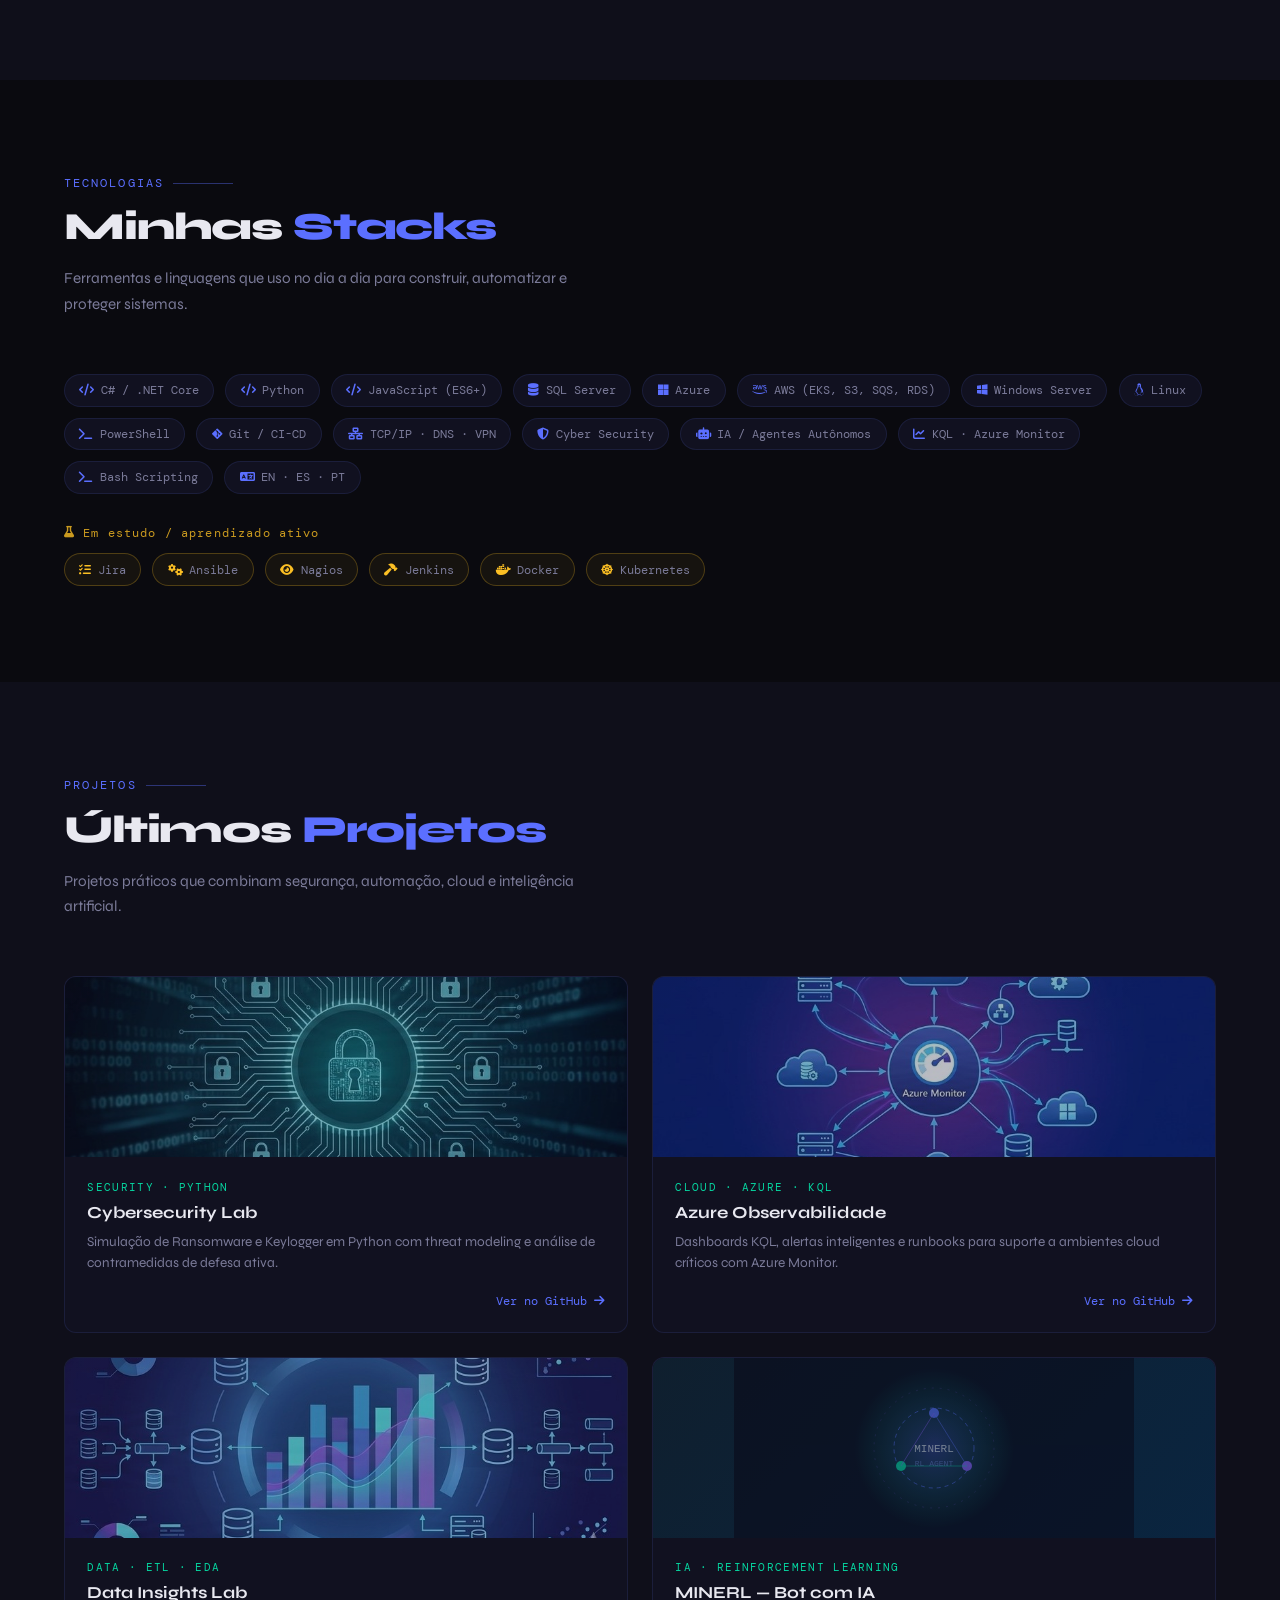
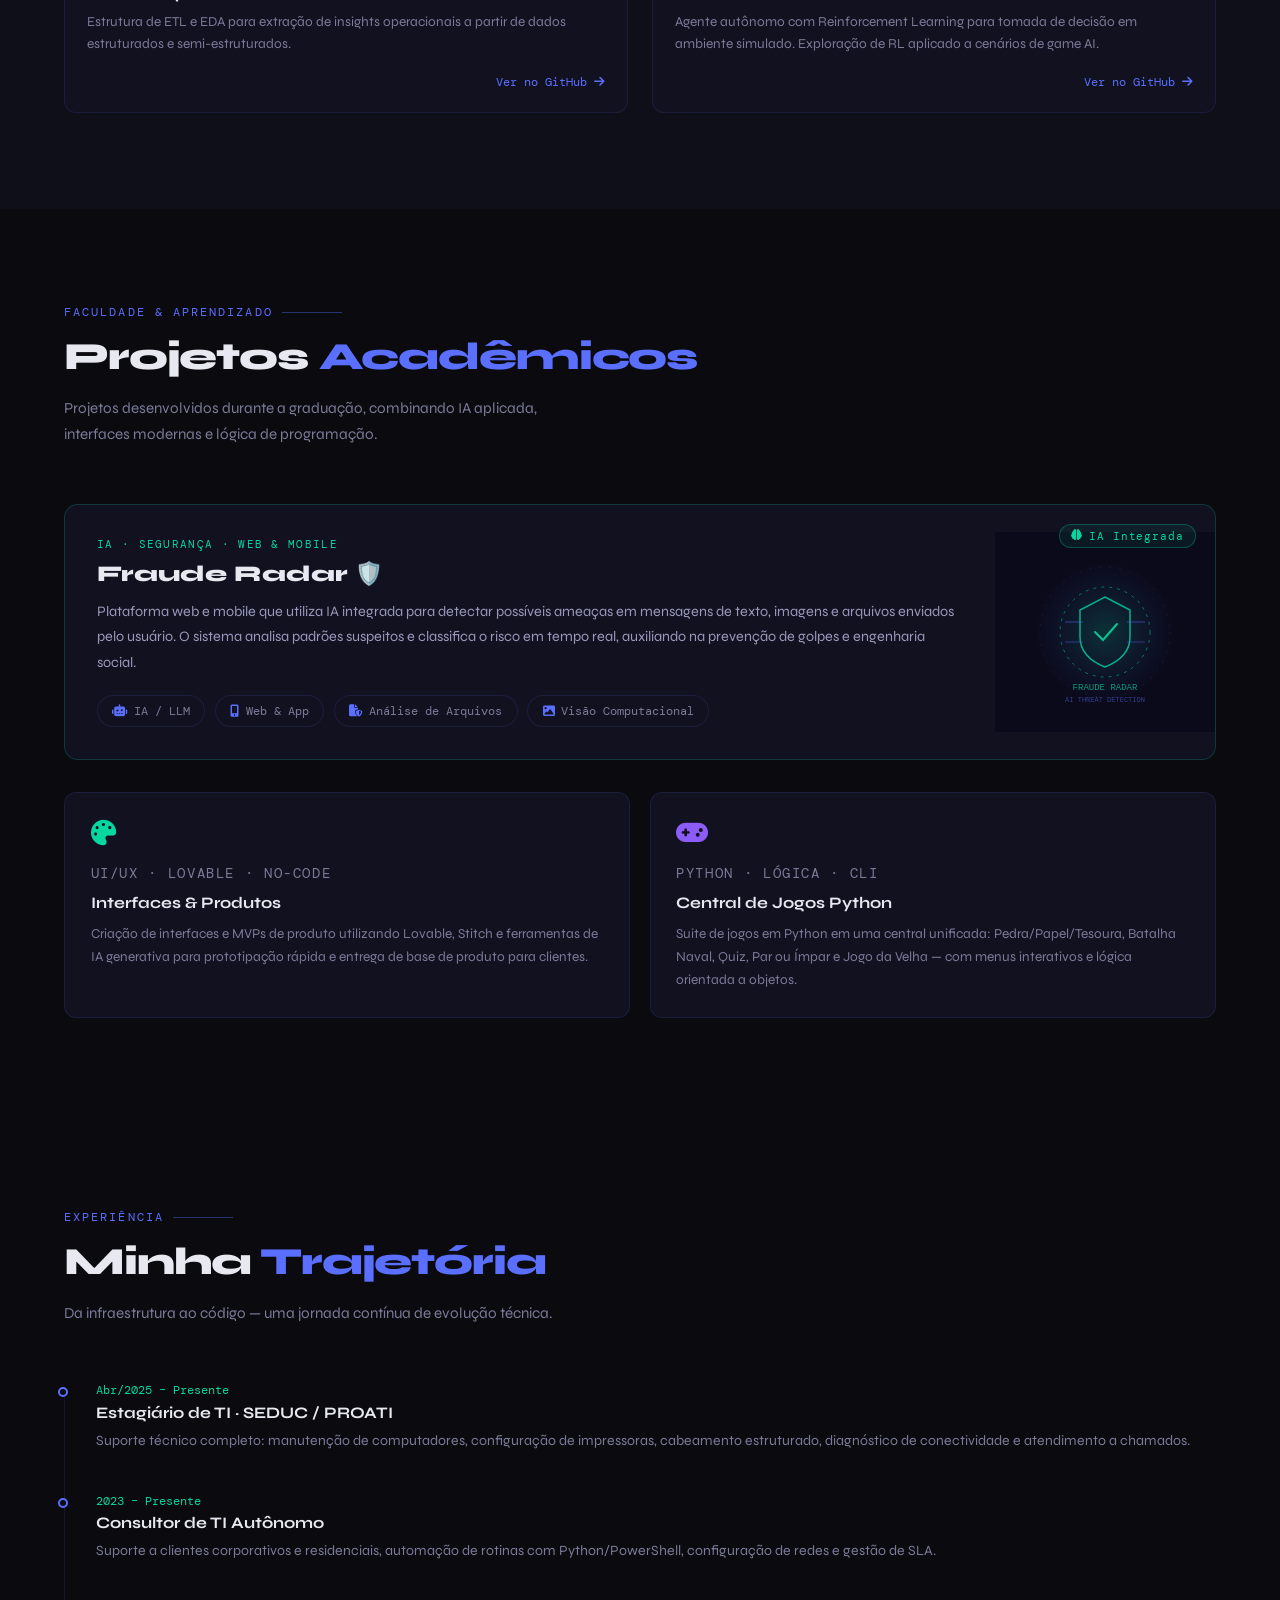
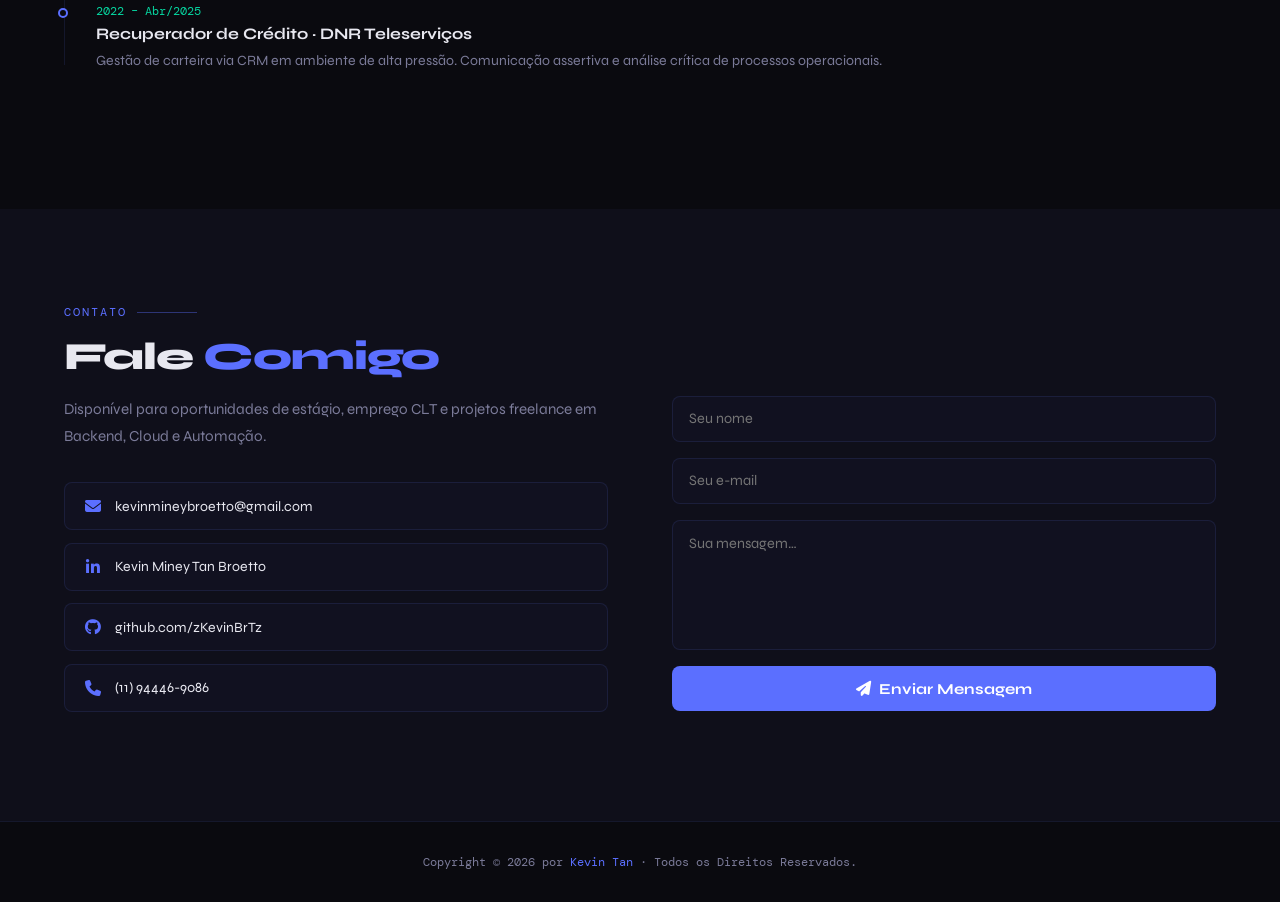
<file: index_1.html>
<!DOCTYPE html>
<html lang="pt-BR">
<head>
  <meta charset="UTF-8" />
  <meta name="viewport" content="width=device-width, initial-scale=1.0" />
  <meta name="description" content="Portfólio de Kevin Tan — Desenvolvedor Backend especializado em Automação, C#, Python e Cloud." />
  <title>Kevin Tan | Software Developer</title>
  <link rel="preconnect" href="https://fonts.googleapis.com" />
  <link rel="preconnect" href="https://fonts.gstatic.com" crossorigin />
  <link href="https://fonts.googleapis.com/css2?family=Syne:wght@400;600;700;800&family=DM+Mono:wght@300;400;500&display=swap" rel="stylesheet" />
  <link rel="stylesheet" href="https://cdnjs.cloudflare.com/ajax/libs/font-awesome/6.5.0/css/all.min.css" />
  <style>
    :root {
      --bg: #0a0a0f;
      --bg2: #0f0f1a;
      --bg3: #14141f;
      --card: #111120;
      --border: rgba(100, 120, 255, 0.12);
      --accent: #5b6fff;
      --accent2: #8b5cf6;
      --accent3: #06d6a0;
      --text: #e8e8f0;
      --muted: #7b7b99;
      --mono: 'DM Mono', monospace;
      --sans: 'Syne', sans-serif;
    }

    *, *::before, *::after { box-sizing: border-box; margin: 0; padding: 0; }

    html { scroll-behavior: smooth; }

    body {
      font-family: var(--sans);
      background: var(--bg);
      color: var(--text);
      overflow-x: hidden;
    }

    /* ── NOISE OVERLAY ── */
    body::before {
      content: '';
      position: fixed; inset: 0;
      background-image: url("data:image/svg+xml,%3Csvg viewBox='0 0 200 200' xmlns='http://www.w3.org/2000/svg'%3E%3Cfilter id='n'%3E%3CfeTurbulence type='fractalNoise' baseFrequency='0.9' numOctaves='4' stitchTiles='stitch'/%3E%3C/filter%3E%3Crect width='100%25' height='100%25' filter='url(%23n)' opacity='0.03'/%3E%3C/svg%3E");
      pointer-events: none; z-index: 0; opacity: 0.4;
    }

    /* ── NAV ── */
    nav {
      position: fixed; top: 0; left: 0; right: 0; z-index: 100;
      display: flex; align-items: center; justify-content: space-between;
      padding: 1.2rem 5%;
      background: rgba(10,10,15,0.8);
      backdrop-filter: blur(18px);
      border-bottom: 1px solid var(--border);
    }
    .nav-logo {
      font-size: 1.1rem; font-weight: 800; letter-spacing: -0.02em;
      color: var(--text); text-decoration: none;
    }
    .nav-logo span { color: var(--accent); }
    .nav-links { display: flex; gap: 2rem; list-style: none; }
    .nav-links a {
      font-family: var(--mono); font-size: 0.8rem; color: var(--muted);
      text-decoration: none; letter-spacing: 0.05em; transition: color 0.2s;
    }
    .nav-links a:hover { color: var(--accent); }

    /* ── HERO ── */
    #home {
      min-height: 100vh;
      display: flex; align-items: center; justify-content: space-between;
      padding: 8rem 5% 4rem;
      position: relative; overflow: hidden;
    }
    .hero-glow {
      position: absolute; width: 600px; height: 600px; border-radius: 50%;
      background: radial-gradient(circle, rgba(91,111,255,0.15) 0%, transparent 70%);
      top: 50%; left: 30%; transform: translate(-50%,-50%);
      pointer-events: none;
    }
    .hero-content { max-width: 55%; position: relative; z-index: 1; }
    .hero-tag {
      font-family: var(--mono); font-size: 0.75rem; color: var(--accent3);
      letter-spacing: 0.15em; text-transform: uppercase;
      display: flex; align-items: center; gap: 0.5rem; margin-bottom: 1.2rem;
    }
    .hero-tag::before { content: ''; display: block; width: 24px; height: 1px; background: var(--accent3); }
    h1 {
      font-size: clamp(3rem, 6vw, 5.5rem); font-weight: 800;
      line-height: 1.0; letter-spacing: -0.04em; margin-bottom: 0.5rem;
    }
    h1 .accent { color: var(--accent); }
    /* ── TYPEWRITER ── */
    .hero-sub {
      font-family: var(--mono); font-size: 0.9rem; color: var(--muted);
      margin-bottom: 1.5rem; line-height: 1.6;
      display: flex; align-items: center; gap: 0.4rem; flex-wrap: wrap;
    }
    .typewriter-prefix { color: var(--accent3); }
    #typewriter-word {
      color: var(--accent);
      border-right: 2px solid var(--accent);
      padding-right: 3px;
      animation: blink-caret 0.75s step-end infinite;
      white-space: nowrap;
    }
    @keyframes blink-caret {
      from, to { border-color: transparent; }
      50% { border-color: var(--accent); }
    }
    .hero-desc { font-size: 1rem; color: #9999bb; line-height: 1.7; max-width: 480px; margin-bottom: 2.5rem; }
    .hero-actions { display: flex; gap: 1rem; flex-wrap: wrap; margin-bottom: 2rem; }
    .btn-primary {
      display: inline-flex; align-items: center; gap: 0.5rem;
      padding: 0.75rem 1.75rem; border-radius: 6px;
      background: var(--accent); color: #fff; font-family: var(--sans);
      font-weight: 700; font-size: 0.9rem; text-decoration: none;
      transition: background 0.2s, transform 0.15s, box-shadow 0.2s;
      box-shadow: 0 0 0 0 rgba(91,111,255,0);
    }
    .btn-primary:hover {
      background: #7b8fff; transform: translateY(-2px);
      box-shadow: 0 8px 30px rgba(91,111,255,0.35);
    }
    .btn-outline {
      display: inline-flex; align-items: center; gap: 0.5rem;
      padding: 0.75rem 1.75rem; border-radius: 6px;
      border: 1px solid var(--border); color: var(--text);
      font-family: var(--sans); font-weight: 600; font-size: 0.9rem;
      text-decoration: none; background: transparent;
      transition: border-color 0.2s, color 0.2s, transform 0.15s;
    }
    .btn-outline:hover { border-color: var(--accent); color: var(--accent); transform: translateY(-2px); }
    .hero-socials { display: flex; gap: 1.2rem; }
    .hero-socials a {
      width: 40px; height: 40px; border-radius: 50%;
      border: 1px solid var(--border); display: flex; align-items: center; justify-content: center;
      color: var(--muted); font-size: 0.9rem; text-decoration: none;
      transition: border-color 0.2s, color 0.2s, transform 0.2s;
    }
    .hero-socials a:hover { border-color: var(--accent); color: var(--accent); transform: translateY(-3px); }
    .hero-image {
      width: 320px; height: 380px; border-radius: 16px; overflow: hidden;
      position: relative; z-index: 1; flex-shrink: 0;
      border: 1px solid var(--border);
      box-shadow: 0 0 60px rgba(91,111,255,0.1);
    }
    .hero-image img { width: 100%; height: 100%; object-fit: cover; }
    .hero-image::after {
      content: ''; position: absolute; inset: 0;
      background: linear-gradient(180deg, transparent 60%, rgba(10,10,15,0.6));
    }

    /* ── SECTIONS ── */
    section { padding: 6rem 5%; position: relative; }
    .section-label {
      font-family: var(--mono); font-size: 0.72rem; color: var(--accent);
      letter-spacing: 0.18em; text-transform: uppercase;
      display: flex; align-items: center; gap: 0.6rem; margin-bottom: 0.8rem;
    }
    .section-label::after { content: ''; flex: 1; max-width: 60px; height: 1px; background: var(--accent); opacity: 0.4; }
    h2 { font-size: clamp(1.8rem, 3vw, 2.5rem); font-weight: 800; letter-spacing: -0.03em; margin-bottom: 1rem; }
    .section-desc { color: var(--muted); font-size: 0.95rem; line-height: 1.7; max-width: 520px; margin-bottom: 3.5rem; }

    /* ── SOBRE ── */
    #sobre { background: var(--bg2); }
    .sobre-grid {
      display: grid; grid-template-columns: 1fr 1fr; gap: 4rem; align-items: center;
    }
    .sobre-text p { color: #9999bb; line-height: 1.8; margin-bottom: 1rem; font-size: 0.97rem; }
    .sobre-stats {
      display: grid; grid-template-columns: 1fr 1fr; gap: 1rem; margin-top: 2rem;
    }
    .stat-card {
      padding: 1.2rem 1.5rem; border-radius: 10px;
      border: 1px solid var(--border); background: var(--card);
    }
    .stat-num { font-size: 2rem; font-weight: 800; color: var(--accent); line-height: 1; }
    .stat-label { font-family: var(--mono); font-size: 0.72rem; color: var(--muted); margin-top: 0.3rem; }
    .sobre-skills h3 { font-size: 1rem; font-weight: 700; margin-bottom: 1.5rem; color: var(--muted); font-family: var(--mono); letter-spacing: 0.05em; }
    .skill-bar { margin-bottom: 1.1rem; }
    .skill-header { display: flex; justify-content: space-between; margin-bottom: 0.4rem; font-size: 0.85rem; }
    .skill-pct { font-family: var(--mono); font-size: 0.75rem; color: var(--accent); }
    .bar-track { height: 4px; background: var(--border); border-radius: 2px; }
    .bar-fill { height: 100%; border-radius: 2px; background: linear-gradient(90deg, var(--accent), var(--accent2)); }

    /* ── STACKS ── */
    #stacks { }
    .stacks-grid {
      display: flex; flex-wrap: wrap; gap: 0.7rem;
    }
    .stack-tag {
      display: inline-flex; align-items: center; gap: 0.4rem;
      padding: 0.45rem 0.9rem; border-radius: 20px;
      border: 1px solid var(--border); background: var(--card);
      font-family: var(--mono); font-size: 0.78rem; color: var(--muted);
      transition: border-color 0.2s, color 0.2s;
    }
    .stack-tag:hover { border-color: var(--accent); color: var(--text); }
    .stack-tag i { color: var(--accent); font-size: 0.75rem; }
    .stack-study {
      border-color: rgba(251,191,36,0.25) !important;
      background: rgba(251,191,36,0.05) !important;
    }
    .stack-study i { color: #fbbf24 !important; }
    .stack-study:hover { border-color: #fbbf24 !important; color: #fbbf24 !important; }
    .study-label {
      font-family: var(--mono); font-size: 0.72rem; color: #fbbf24;
      letter-spacing: 0.1em; display: flex; align-items: center; gap: 0.5rem;
      margin-top: 2rem; margin-bottom: 0.5rem; opacity: 0.8;
    }

    /* ── PROJETOS ── */
    #projetos { background: var(--bg2); }
    .projects-grid {
      display: grid;
      grid-template-columns: 1fr 1fr;
      gap: 1.5rem;
    }
    .project-card {
      border-radius: 12px; overflow: hidden;
      border: 1px solid var(--border); background: var(--card);
      position: relative; transition: transform 0.25s, box-shadow 0.25s, border-color 0.25s;
      display: flex; flex-direction: column;
    }
    .project-card:hover {
      transform: translateY(-5px);
      box-shadow: 0 20px 50px rgba(0,0,0,0.4);
      border-color: rgba(91,111,255,0.3);
    }
    .project-img {
      height: 180px; overflow: hidden; position: relative;
      background: linear-gradient(135deg, #1a1a2e, #16213e);
    }
    .project-img img { width: 100%; height: 100%; object-fit: cover; opacity: 0.7; transition: opacity 0.3s, transform 0.4s; }
    .project-card:hover .project-img img { opacity: 0.9; transform: scale(1.04); }
    .project-body { padding: 1.4rem; flex: 1; display: flex; flex-direction: column; }
    .project-cat {
      font-family: var(--mono); font-size: 0.68rem; color: var(--accent3);
      letter-spacing: 0.12em; text-transform: uppercase; margin-bottom: 0.5rem;
    }
    .project-title { font-size: 1.05rem; font-weight: 700; margin-bottom: 0.5rem; }
    .project-desc { font-size: 0.85rem; color: var(--muted); line-height: 1.6; flex: 1; }
    .project-footer { display: flex; justify-content: flex-end; margin-top: 1.2rem; }
    .project-link {
      font-family: var(--mono); font-size: 0.75rem; color: var(--accent);
      text-decoration: none; display: flex; align-items: center; gap: 0.4rem;
      transition: gap 0.2s;
    }
    .project-link:hover { gap: 0.7rem; }

    /* NEW badge */
    .badge-new {
      position: absolute; top: 10px; right: 10px;
      background: var(--accent3); color: #000;
      font-family: var(--mono); font-size: 0.65rem; font-weight: 500;
      padding: 0.2rem 0.55rem; border-radius: 20px; letter-spacing: 0.08em;
    }

    /* ── TRAJETÓRIA ── */
    #trajetoria { }
    .timeline { position: relative; padding-left: 2rem; }
    .timeline::before {
      content: ''; position: absolute; left: 0; top: 8px; bottom: 8px;
      width: 1px; background: var(--border);
    }
    .tl-item { position: relative; margin-bottom: 2.5rem; }
    .tl-dot {
      position: absolute; left: -2.35rem; top: 5px;
      width: 10px; height: 10px; border-radius: 50%;
      border: 2px solid var(--accent); background: var(--bg);
    }
    .tl-meta { font-family: var(--mono); font-size: 0.75rem; color: var(--accent3); margin-bottom: 0.3rem; }
    .tl-title { font-weight: 700; font-size: 1rem; margin-bottom: 0.4rem; }
    .tl-desc { font-size: 0.88rem; color: var(--muted); line-height: 1.7; }

    /* ── CONTATO ── */
    #contato { background: var(--bg2); }
    .contact-wrap { display: grid; grid-template-columns: 1fr 1fr; gap: 4rem; align-items: start; }
    .contact-info p { color: var(--muted); font-size: 0.95rem; line-height: 1.8; margin-bottom: 2rem; }
    .contact-item {
      display: flex; align-items: center; gap: 0.8rem;
      padding: 0.9rem 1.2rem; border-radius: 8px;
      border: 1px solid var(--border); background: var(--card); margin-bottom: 0.8rem;
      text-decoration: none; color: var(--text);
      transition: border-color 0.2s, transform 0.2s;
    }
    .contact-item:hover { border-color: var(--accent); transform: translateX(4px); }
    .contact-item i { color: var(--accent); width: 18px; text-align: center; }
    .contact-item span { font-size: 0.88rem; }
    .contact-form { display: flex; flex-direction: column; gap: 1rem; }
    .contact-form input, .contact-form textarea {
      padding: 0.85rem 1rem; border-radius: 8px;
      border: 1px solid var(--border); background: var(--card);
      color: var(--text); font-family: var(--sans); font-size: 0.9rem;
      outline: none; transition: border-color 0.2s;
      resize: none;
    }
    .contact-form input:focus, .contact-form textarea:focus { border-color: var(--accent); }
    .contact-form textarea { height: 130px; }
    .contact-form button {
      padding: 0.85rem; border-radius: 8px; border: none;
      background: var(--accent); color: #fff; font-family: var(--sans);
      font-weight: 700; font-size: 0.95rem; cursor: pointer;
      transition: background 0.2s, transform 0.15s;
    }
    .contact-form button:hover { background: #7b8fff; transform: translateY(-2px); }

    /* ── FOOTER ── */
    footer {
      text-align: center; padding: 2rem;
      font-family: var(--mono); font-size: 0.75rem; color: var(--muted);
      border-top: 1px solid var(--border);
    }
    footer a { color: var(--accent); text-decoration: none; }

    /* ── PROJETOS FACULDADE ── */
    #projetos-faculdade { }
    .facul-highlight {
      position: relative; border-radius: 14px; overflow: hidden;
      border: 1px solid rgba(6,214,160,0.2); background: var(--card);
      margin-bottom: 2rem;
    }
    .facul-highlight-badge {
      position: absolute; top: 1.2rem; right: 1.2rem;
      font-family: var(--mono); font-size: 0.68rem; color: #06d6a0;
      border: 1px solid rgba(6,214,160,0.3); background: rgba(6,214,160,0.08);
      padding: 0.25rem 0.7rem; border-radius: 20px; letter-spacing: 0.08em;
      display: flex; align-items: center; gap: 0.4rem;
    }
    .facul-highlight-content {
      display: grid; grid-template-columns: 1fr 220px; align-items: center;
    }
    .facul-highlight-text { padding: 2rem 2rem 2rem 2rem; }
    .facul-highlight-visual { height: 200px; }
    .facul-grid {
      display: grid; grid-template-columns: 1fr 1fr; gap: 1.2rem;
    }
    .facul-card {
      padding: 1.6rem; border-radius: 12px;
      border: 1px solid var(--border); background: var(--card);
      transition: border-color 0.25s, transform 0.2s;
    }
    .facul-card:hover { border-color: rgba(91,111,255,0.3); transform: translateY(-3px); }
    .facul-icon { font-size: 1.6rem; color: var(--accent3); margin-bottom: 0.8rem; }
    .facul-card h4 { font-size: 1rem; font-weight: 700; margin: 0.3rem 0 0.6rem; }
    .facul-card p { font-size: 0.85rem; color: var(--muted); line-height: 1.7; }
    @media (max-width: 900px) {
      .facul-highlight-content { grid-template-columns: 1fr; }
      .facul-highlight-visual { display: none; }
      .facul-grid { grid-template-columns: 1fr; }
    }

    /* ── SCROLL UP ── */
    .scroll-up {
      position: fixed; bottom: 2rem; right: 2rem; z-index: 99;
      width: 42px; height: 42px; border-radius: 50%;
      border: 1px solid var(--border); background: var(--card);
      color: var(--muted); display: flex; align-items: center; justify-content: center;
      text-decoration: none; font-size: 0.85rem;
      transition: border-color 0.2s, color 0.2s;
    }
    .scroll-up:hover { border-color: var(--accent); color: var(--accent); }

    /* ── RESPONSIVE ── */
    @media (max-width: 900px) {
      #home { flex-direction: column; text-align: center; padding-top: 6rem; }
      .hero-content { max-width: 100%; }
      .hero-desc { max-width: 100%; margin-inline: auto; }
      .hero-actions { justify-content: center; }
      .hero-socials { justify-content: center; }
      .hero-image { width: 260px; height: 300px; margin-top: 2rem; }
      .sobre-grid { grid-template-columns: 1fr; gap: 2rem; }
      .projects-grid { grid-template-columns: 1fr; }
      .contact-wrap { grid-template-columns: 1fr; gap: 2rem; }
      .nav-links { display: none; }
    }
  </style>
</head>
<body>

<!-- NAV -->
<nav>
  <a href="#home" class="nav-logo">Kevin<span>.</span></a>
  <ul class="nav-links">
    <li><a href="#home">Início</a></li>
    <li><a href="#sobre">Sobre</a></li>
    <li><a href="#stacks">Stacks</a></li>
    <li><a href="#projetos">Projetos</a></li>
    <li><a href="#projetos-faculdade">Faculdade</a></li>
    <li><a href="#contato">Contato</a></li>
  </ul>
</nav>

<!-- HERO -->
<section id="home">
  <div class="hero-glow"></div>
  <div class="hero-content">
    <p class="hero-tag">Olá, eu sou</p>
    <h1>Kevin<br><span class="accent">Tan</span></h1>
    <p class="hero-sub">
      <span class="typewriter-prefix">// Especialista em</span>
      <span id="typewriter-word"></span>
    </p>
    <p class="hero-desc">
      Transformando infraestruturas complexas em código eficiente e seguro.
      Backend · Cloud · DevOps · IA Aplicada.
    </p>
    <div class="hero-actions">
      <!-- BOTÃO EMAIL CORRIGIDO -->
      <a href="mailto:kevinmineybroetto@gmail.com" class="btn-primary">
        <i class="fas fa-envelope"></i> Enviar E-mail
      </a>
      <!-- BOTÃO DOWNLOAD CV com o PDF novo -->
      <a href="Kevin_Tan_Cloud.pdf" download="Curriculo_Kevin_Tan.pdf" class="btn-outline">
        <i class="fas fa-download"></i> Download CV
      </a>
    </div>
    <div class="hero-socials">
      <a href="https://linkedin.com/in/kevin-miney-tan-broetto-10b07b2ab" target="_blank" title="LinkedIn">
        <i class="fab fa-linkedin-in"></i>
      </a>
      <a href="https://github.com/zKevinBrTz" target="_blank" title="GitHub">
        <i class="fab fa-github"></i>
      </a>
      <a href="mailto:kevinmineybroetto@gmail.com" title="E-mail">
        <i class="fas fa-envelope"></i>
      </a>
    </div>
  </div>
  <div class="hero-image">
    <img src="https://zkevinbrtz.github.io/meu-portifolio/images/eu.jpeg" alt="Kevin Tan" />
  </div>
</section>

<!-- SOBRE -->
<section id="sobre">
  <div class="section-label">Sobre Mim</div>
  <h2>Desenvolvedor com <span style="color:var(--accent)">DNA de infraestrutura.</span></h2>
  <div class="sobre-grid">
    <div class="sobre-text">
      <p>Minha jornada começou garantindo que os servidores nunca parassem. Hoje, eu construo o software que roda neles. Focado em C#, Python e Cloud, busco criar soluções onde a performance encontra a segurança desde a primeira linha de código.</p>
      <p>Atuo como Estagiário de TI na SEDUC/PROATI, consultor autônomo e desenvolvedor de projetos de automação, segurança e IA aplicada.</p>
      <div class="sobre-stats">
        <div class="stat-card"><div class="stat-num">3+</div><div class="stat-label">anos de experiência</div></div>
        <div class="stat-card"><div class="stat-num">4</div><div class="stat-label">projetos no GitHub</div></div>
        <div class="stat-card"><div class="stat-num">4+</div><div class="stat-label">certificados</div></div>
        <div class="stat-card"><div class="stat-num">3</div><div class="stat-label">idiomas (PT · EN · ES)</div></div>
      </div>
    </div>
    <div class="sobre-skills">
      <h3>// Habilidades</h3>
      <div class="skill-bar">
        <div class="skill-header"><span>Python</span><span class="skill-pct">80%</span></div>
        <div class="bar-track"><div class="bar-fill" style="width:80%"></div></div>
      </div>
      <div class="skill-bar">
        <div class="skill-header"><span>C# / .NET</span><span class="skill-pct">60%</span></div>
        <div class="bar-track"><div class="bar-fill" style="width:60%"></div></div>
      </div>
      <div class="skill-bar">
        <div class="skill-header"><span>JavaScript (ES6+)</span><span class="skill-pct">70%</span></div>
        <div class="bar-track"><div class="bar-fill" style="width:70%"></div></div>
      </div>
      <div class="skill-bar">
        <div class="skill-header"><span>Redes & DNS</span><span class="skill-pct">95%</span></div>
        <div class="bar-track"><div class="bar-fill" style="width:95%"></div></div>
      </div>
      <div class="skill-bar">
        <div class="skill-header"><span>Windows/Linux Server</span><span class="skill-pct">90%</span></div>
        <div class="bar-track"><div class="bar-fill" style="width:90%"></div></div>
      </div>
      <div class="skill-bar">
        <div class="skill-header"><span>Azure / AWS</span><span class="skill-pct">75%</span></div>
        <div class="bar-track"><div class="bar-fill" style="width:75%"></div></div>
      </div>
      <div class="skill-bar">
        <div class="skill-header"><span>🇧🇷 Português</span><span class="skill-pct">Nativo</span></div>
        <div class="bar-track"><div class="bar-fill" style="width:100%;background:var(--accent3)"></div></div>
      </div>
      <div class="skill-bar">
        <div class="skill-header"><span>🇺🇸 Inglês</span><span class="skill-pct">Intermediário</span></div>
        <div class="bar-track"><div class="bar-fill" style="width:60%;background:linear-gradient(90deg,#3b82f6,#06d6a0)"></div></div>
      </div>
      <div class="skill-bar">
        <div class="skill-header"><span>🇪🇸 Espanhol</span><span class="skill-pct">Intermediário</span></div>
        <div class="bar-track"><div class="bar-fill" style="width:55%;background:linear-gradient(90deg,#f59e0b,#ef4444)"></div></div>
      </div>
    </div>
  </div>
</section>

<!-- STACKS -->
<section id="stacks">
  <div class="section-label">Tecnologias</div>
  <h2>Minhas <span style="color:var(--accent)">Stacks</span></h2>
  <p class="section-desc">Ferramentas e linguagens que uso no dia a dia para construir, automatizar e proteger sistemas.</p>
  <div class="stacks-grid">
    <span class="stack-tag"><i class="fas fa-code"></i> C# / .NET Core</span>
    <span class="stack-tag"><i class="fas fa-code"></i> Python</span>
    <span class="stack-tag"><i class="fas fa-code"></i> JavaScript (ES6+)</span>
    <span class="stack-tag"><i class="fas fa-database"></i> SQL Server</span>
    <span class="stack-tag"><i class="fab fa-microsoft"></i> Azure</span>
    <span class="stack-tag"><i class="fab fa-aws"></i> AWS (EKS, S3, SQS, RDS)</span>
    <span class="stack-tag"><i class="fab fa-windows"></i> Windows Server</span>
    <span class="stack-tag"><i class="fab fa-linux"></i> Linux</span>
    <span class="stack-tag"><i class="fas fa-terminal"></i> PowerShell</span>
    <span class="stack-tag"><i class="fab fa-git-alt"></i> Git / CI-CD</span>
    <span class="stack-tag"><i class="fas fa-network-wired"></i> TCP/IP · DNS · VPN</span>
    <span class="stack-tag"><i class="fas fa-shield-alt"></i> Cyber Security</span>
    <span class="stack-tag"><i class="fas fa-robot"></i> IA / Agentes Autônomos</span>
    <span class="stack-tag"><i class="fas fa-chart-line"></i> KQL · Azure Monitor</span>
    <span class="stack-tag"><i class="fas fa-terminal"></i> Bash Scripting</span>
    <span class="stack-tag"><i class="fas fa-language"></i> EN · ES · PT</span>
  </div>

  <!-- EM ESTUDO -->
  <div class="study-label">
    <i class="fas fa-flask"></i> Em estudo / aprendizado ativo
  </div>
  <div class="stacks-grid" style="margin-top:0.8rem;">
    <span class="stack-tag stack-study"><i class="fas fa-tasks"></i> Jira</span>
    <span class="stack-tag stack-study"><i class="fas fa-cogs"></i> Ansible</span>
    <span class="stack-tag stack-study"><i class="fas fa-eye"></i> Nagios</span>
    <span class="stack-tag stack-study"><i class="fas fa-hammer"></i> Jenkins</span>
    <span class="stack-tag stack-study"><i class="fab fa-docker"></i> Docker</span>
    <span class="stack-tag stack-study"><i class="fas fa-dharmachakra"></i> Kubernetes</span>
  </div>

</section>

<!-- PROJETOS — GRID 2x2 -->
<section id="projetos">
  <div class="section-label">Projetos</div>
  <h2>Últimos <span style="color:var(--accent)">Projetos</span></h2>
  <p class="section-desc">Projetos práticos que combinam segurança, automação, cloud e inteligência artificial.</p>

  <div class="projects-grid">

    <!-- Linha 1, Col 1 -->
    <div class="project-card">
      <div class="project-img">
        <img src="https://zkevinbrtz.github.io/meu-portifolio/images/projeto-cybersecurity.jpg" alt="Cybersecurity Lab" />
      </div>
      <div class="project-body">
        <p class="project-cat">Security · Python</p>
        <h3 class="project-title">Cybersecurity Lab</h3>
        <p class="project-desc">Simulação de Ransomware e Keylogger em Python com threat modeling e análise de contramedidas de defesa ativa.</p>
        <div class="project-footer">
          <a class="project-link" href="https://github.com/zKevinBrTz/PROJETO-FINAL-CIBERSECURITY" target="_blank">
            Ver no GitHub <i class="fas fa-arrow-right"></i>
          </a>
        </div>
      </div>
    </div>

    <!-- Linha 1, Col 2 -->
    <div class="project-card">
      <div class="project-img">
        <img src="https://zkevinbrtz.github.io/meu-portifolio/images/projeto-observability.jpg" alt="Azure Observabilidade" />
      </div>
      <div class="project-body">
        <p class="project-cat">Cloud · Azure · KQL</p>
        <h3 class="project-title">Azure Observabilidade</h3>
        <p class="project-desc">Dashboards KQL, alertas inteligentes e runbooks para suporte a ambientes cloud críticos com Azure Monitor.</p>
        <div class="project-footer">
          <a class="project-link" href="https://github.com/zKevinBrTz/proj-DIO-Monitor" target="_blank">
            Ver no GitHub <i class="fas fa-arrow-right"></i>
          </a>
        </div>
      </div>
    </div>

    <!-- Linha 2, Col 1 -->
    <div class="project-card">
      <div class="project-img">
        <img src="https://zkevinbrtz.github.io/meu-portifolio/images/projeto-datainsights.jpg" alt="Data Insights Lab" />
      </div>
      <div class="project-body">
        <p class="project-cat">Data · ETL · EDA</p>
        <h3 class="project-title">Data Insights Lab</h3>
        <p class="project-desc">Estrutura de ETL e EDA para extração de insights operacionais a partir de dados estruturados e semi-estruturados.</p>
        <div class="project-footer">
          <a class="project-link" href="https://github.com/zKevinBrTz/analise-de-dados" target="_blank">
            Ver no GitHub <i class="fas fa-arrow-right"></i>
          </a>
        </div>
      </div>
    </div>

    <!-- Linha 2, Col 2 — NOVO PROJETO -->
    <div class="project-card">
      <span class="badge-new">NOVO</span>
      <div class="project-img" style="background: linear-gradient(135deg, #0f1f2e, #0a2540);">
        <!-- Placeholder visual para o projeto de IA -->
        <svg viewBox="0 0 400 180" xmlns="http://www.w3.org/2000/svg" style="width:100%;height:100%;opacity:0.6">
          <defs>
            <radialGradient id="rg" cx="50%" cy="50%" r="50%">
              <stop offset="0%" stop-color="#5b6fff" stop-opacity="0.4"/>
              <stop offset="100%" stop-color="#06d6a0" stop-opacity="0"/>
            </radialGradient>
          </defs>
          <rect width="400" height="180" fill="#0a0a1a"/>
          <circle cx="200" cy="90" r="80" fill="url(#rg)"/>
          <circle cx="200" cy="90" r="40" fill="none" stroke="#5b6fff" stroke-width="1" stroke-dasharray="4 4" opacity="0.6"/>
          <circle cx="200" cy="90" r="60" fill="none" stroke="#8b5cf6" stroke-width="0.5" stroke-dasharray="2 6" opacity="0.4"/>
          <circle cx="200" cy="55" r="5" fill="#5b6fff" opacity="0.9"/>
          <circle cx="233" cy="108" r="5" fill="#8b5cf6" opacity="0.9"/>
          <circle cx="167" cy="108" r="5" fill="#06d6a0" opacity="0.9"/>
          <line x1="200" y1="55" x2="233" y2="108" stroke="#5b6fff" stroke-width="1" opacity="0.5"/>
          <line x1="200" y1="55" x2="167" y2="108" stroke="#8b5cf6" stroke-width="1" opacity="0.5"/>
          <line x1="233" y1="108" x2="167" y2="108" stroke="#06d6a0" stroke-width="1" opacity="0.5"/>
          <text x="200" y="94" text-anchor="middle" fill="#fff" font-size="11" font-family="monospace" opacity="0.7">MINERL</text>
          <text x="200" y="108" text-anchor="middle" fill="#8b9fff" font-size="8" font-family="monospace" opacity="0.5">RL AGENT</text>
        </svg>
      </div>
      <div class="project-body">
        <p class="project-cat">IA · Reinforcement Learning</p>
        <h3 class="project-title">MINERL — Bot com IA</h3>
        <p class="project-desc">Agente autônomo com Reinforcement Learning para tomada de decisão em ambiente simulado. Exploração de RL aplicado a cenários de game AI.</p>
        <div class="project-footer">
          <a class="project-link" href="https://github.com/zKevinBrTz" target="_blank">
            Ver no GitHub <i class="fas fa-arrow-right"></i>
          </a>
        </div>
      </div>
    </div>

  </div>
</section>

<!-- PROJETOS DA FACULDADE -->
<section id="projetos-faculdade">
  <div class="section-label">Faculdade & Aprendizado</div>
  <h2>Projetos <span style="color:var(--accent)">Acadêmicos</span></h2>
  <p class="section-desc">Projetos desenvolvidos durante a graduação, combinando IA aplicada, interfaces modernas e lógica de programação.</p>

  <!-- FRAUDE RADAR — destaque -->
  <div class="facul-highlight">
    <div class="facul-highlight-badge"><i class="fas fa-brain"></i> IA Integrada</div>
    <div class="facul-highlight-content">
      <div class="facul-highlight-text">
        <p class="project-cat" style="margin-bottom:0.6rem;">IA · Segurança · Web & Mobile</p>
        <h3 style="font-size:1.4rem;font-weight:800;margin-bottom:0.7rem;">
          Fraude Radar <span style="color:var(--accent3)">🛡️</span>
        </h3>
        <p style="color:#9999bb;line-height:1.8;font-size:0.9rem;margin-bottom:1.2rem;">
          Plataforma web e mobile que utiliza IA integrada para detectar possíveis ameaças em mensagens de texto, imagens e arquivos enviados pelo usuário. O sistema analisa padrões suspeitos e classifica o risco em tempo real, auxiliando na prevenção de golpes e engenharia social.
        </p>
        <div style="display:flex;gap:0.6rem;flex-wrap:wrap;">
          <span class="stack-tag" style="font-size:0.72rem;"><i class="fas fa-robot"></i> IA / LLM</span>
          <span class="stack-tag" style="font-size:0.72rem;"><i class="fas fa-mobile-alt"></i> Web & App</span>
          <span class="stack-tag" style="font-size:0.72rem;"><i class="fas fa-file-shield"></i> Análise de Arquivos</span>
          <span class="stack-tag" style="font-size:0.72rem;"><i class="fas fa-image"></i> Visão Computacional</span>
        </div>
      </div>
      <div class="facul-highlight-visual">
        <svg viewBox="0 0 220 200" xmlns="http://www.w3.org/2000/svg" style="width:100%;height:100%;">
          <defs>
            <radialGradient id="rg2" cx="50%" cy="50%" r="50%">
              <stop offset="0%" stop-color="#06d6a0" stop-opacity="0.2"/>
              <stop offset="100%" stop-color="#5b6fff" stop-opacity="0"/>
            </radialGradient>
          </defs>
          <rect width="220" height="200" fill="#0a0a1a"/>
          <circle cx="110" cy="100" r="70" fill="url(#rg2)"/>
          <circle cx="110" cy="100" r="45" fill="none" stroke="#06d6a0" stroke-width="1" stroke-dasharray="3 5" opacity="0.5"/>
          <circle cx="110" cy="100" r="65" fill="none" stroke="#5b6fff" stroke-width="0.5" stroke-dasharray="2 8" opacity="0.3"/>
          <!-- shield -->
          <path d="M110 65 L135 78 L135 105 Q135 125 110 135 Q85 125 85 105 L85 78 Z" fill="none" stroke="#06d6a0" stroke-width="1.5" opacity="0.8"/>
          <path d="M100 100 L108 108 L122 92" fill="none" stroke="#06d6a0" stroke-width="2" stroke-linecap="round" opacity="0.9"/>
          <!-- scanning lines -->
          <line x1="70" y1="90" x2="88" y2="90" stroke="#5b6fff" stroke-width="1" opacity="0.5"/>
          <line x1="132" y1="90" x2="150" y2="90" stroke="#5b6fff" stroke-width="1" opacity="0.5"/>
          <line x1="70" y1="110" x2="88" y2="110" stroke="#5b6fff" stroke-width="1" opacity="0.4"/>
          <line x1="132" y1="110" x2="150" y2="110" stroke="#5b6fff" stroke-width="1" opacity="0.4"/>
          <text x="110" y="158" text-anchor="middle" fill="#06d6a0" font-size="9" font-family="monospace" opacity="0.7">FRAUDE RADAR</text>
          <text x="110" y="170" text-anchor="middle" fill="#5b6fff" font-size="7" font-family="monospace" opacity="0.5">AI THREAT DETECTION</text>
        </svg>
      </div>
    </div>
  </div>

  <!-- GRID de outros projetos acadêmicos -->
  <div class="facul-grid">

    <div class="facul-card">
      <div class="facul-icon"><i class="fas fa-palette"></i></div>
      <p class="project-cat">UI/UX · Lovable · No-Code</p>
      <h4>Interfaces & Produtos</h4>
      <p>Criação de interfaces e MVPs de produto utilizando Lovable, Stitch e ferramentas de IA generativa para prototipação rápida e entrega de base de produto para clientes.</p>
    </div>

    <div class="facul-card">
      <div class="facul-icon" style="color:var(--accent2)"><i class="fas fa-gamepad"></i></div>
      <p class="project-cat">Python · Lógica · CLI</p>
      <h4>Central de Jogos Python</h4>
      <p>Suite de jogos em Python em uma central unificada: Pedra/Papel/Tesoura, Batalha Naval, Quiz, Par ou Ímpar e Jogo da Velha — com menus interativos e lógica orientada a objetos.</p>
    </div>

  </div>
</section>
<section id="trajetoria">
  <div class="section-label">Experiência</div>
  <h2>Minha <span style="color:var(--accent)">Trajetória</span></h2>
  <p class="section-desc">Da infraestrutura ao código — uma jornada contínua de evolução técnica.</p>
  <div class="timeline">
    <div class="tl-item">
      <div class="tl-dot"></div>
      <p class="tl-meta">Abr/2025 – Presente</p>
      <p class="tl-title">Estagiário de TI · SEDUC / PROATI</p>
      <p class="tl-desc">Suporte técnico completo: manutenção de computadores, configuração de impressoras, cabeamento estruturado, diagnóstico de conectividade e atendimento a chamados.</p>
    </div>
    <div class="tl-item">
      <div class="tl-dot"></div>
      <p class="tl-meta">2023 – Presente</p>
      <p class="tl-title">Consultor de TI Autônomo</p>
      <p class="tl-desc">Suporte a clientes corporativos e residenciais, automação de rotinas com Python/PowerShell, configuração de redes e gestão de SLA.</p>
    </div>
    <div class="tl-item">
      <div class="tl-dot"></div>
      <p class="tl-meta">2022 – Abr/2025</p>
      <p class="tl-title">Recuperador de Crédito · DNR Teleserviços</p>
      <p class="tl-desc">Gestão de carteira via CRM em ambiente de alta pressão. Comunicação assertiva e análise crítica de processos operacionais.</p>
    </div>
  </div>
</section>

<!-- CONTATO -->
<section id="contato">
  <div class="section-label">Contato</div>
  <h2>Fale <span style="color:var(--accent)">Comigo</span></h2>
  <div class="contact-wrap">
    <div class="contact-info">
      <p>Disponível para oportunidades de estágio, emprego CLT e projetos freelance em Backend, Cloud e Automação.</p>
      <!-- EMAIL CORRIGIDO -->
      <a href="mailto:kevinmineybroetto@gmail.com" class="contact-item">
        <i class="fas fa-envelope"></i>
        <span>kevinmineybroetto@gmail.com</span>
      </a>
      <a href="https://linkedin.com/in/kevin-miney-tan-broetto-10b07b2ab" target="_blank" class="contact-item">
        <i class="fab fa-linkedin-in"></i>
        <span>Kevin Miney Tan Broetto</span>
      </a>
      <a href="https://github.com/zKevinBrTz" target="_blank" class="contact-item">
        <i class="fab fa-github"></i>
        <span>github.com/zKevinBrTz</span>
      </a>
      <a href="tel:+5511944469086" class="contact-item">
        <i class="fas fa-phone"></i>
        <span>(11) 94446-9086</span>
      </a>
    </div>
    <form class="contact-form" onsubmit="handleForm(event)">
      <input type="text" placeholder="Seu nome" required />
      <input type="email" placeholder="Seu e-mail" required />
      <textarea placeholder="Sua mensagem…" required></textarea>
      <button type="submit"><i class="fas fa-paper-plane"></i> &nbsp;Enviar Mensagem</button>
    </form>
  </div>
</section>

<!-- FOOTER -->
<footer>
  <p>Copyright © 2026 por <a href="#home">Kevin Tan</a> · Todos os Direitos Reservados.</p>
</footer>

<a href="#home" class="scroll-up" title="Voltar ao topo"><i class="fas fa-arrow-up"></i></a>

<script>
  // ── TYPEWRITER ──
  const words = [
    'Automação & Backend',
    'Cloud & DevOps',
    'Segurança Ofensiva',
    'Infraestrutura como Código',
    'Observabilidade Azure',
    'IA Aplicada'
  ];
  let wi = 0, ci = 0, deleting = false;
  const el = document.getElementById('typewriter-word');
  function type() {
    const word = words[wi];
    if (!deleting) {
      el.textContent = word.slice(0, ++ci);
      if (ci === word.length) { deleting = true; setTimeout(type, 1800); return; }
      setTimeout(type, 75);
    } else {
      el.textContent = word.slice(0, --ci);
      if (ci === 0) { deleting = false; wi = (wi + 1) % words.length; setTimeout(type, 400); return; }
      setTimeout(type, 40);
    }
  }
  type();

  function handleForm(e) {
    e.preventDefault();
    const form = e.target;
    const email = form.querySelector('input[type="email"]').value;
    const name = form.querySelector('input[type="text"]').value;
    const msg = form.querySelector('textarea').value;
    window.location.href = `mailto:kevinmineybroetto@gmail.com?subject=Contato pelo portfólio — ${encodeURIComponent(name)}&body=${encodeURIComponent(msg)}%0A%0ADe: ${encodeURIComponent(email)}`;
  }
</script>

</body>
</html>
</file>
